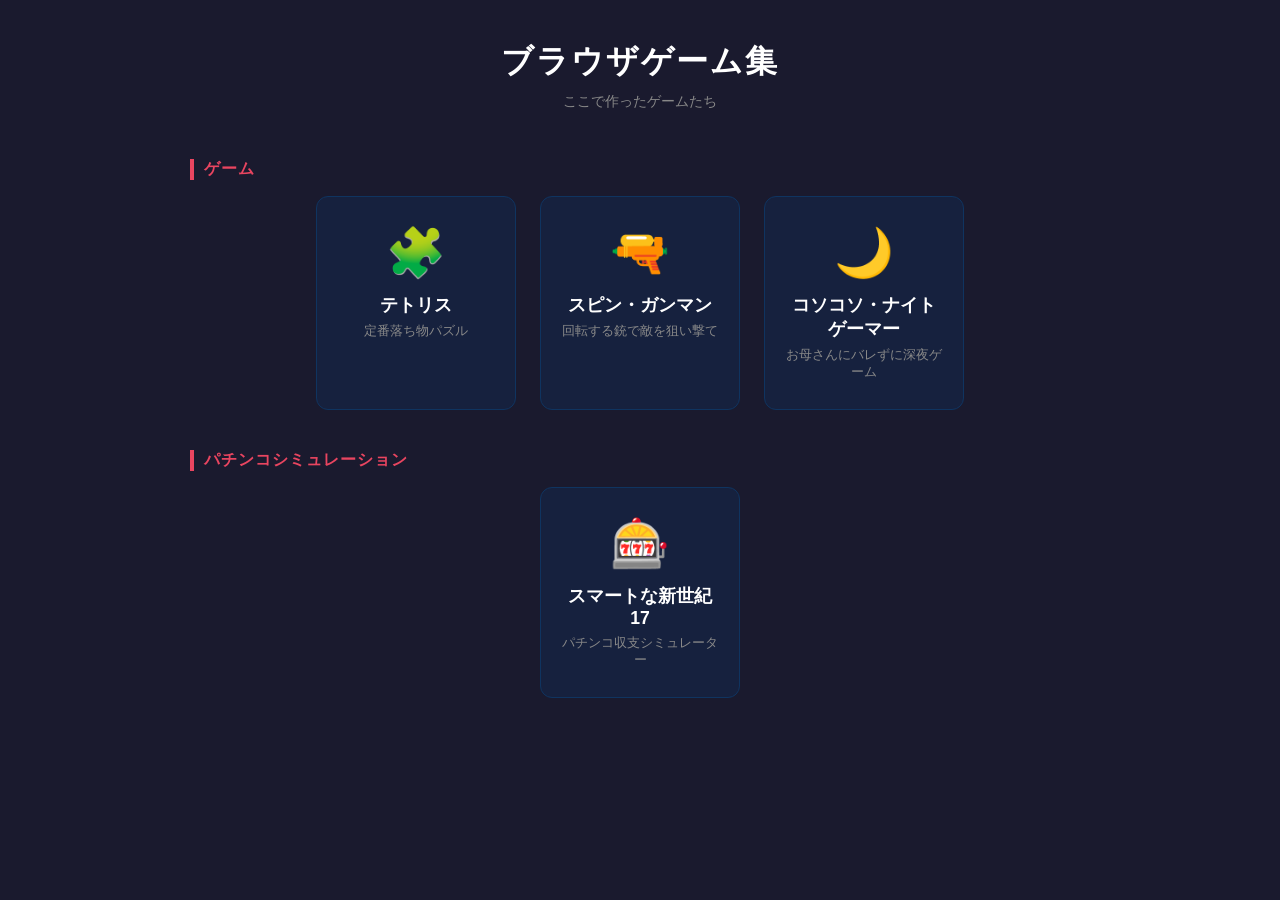
<file: index.html>
<!DOCTYPE html>
<html lang="ja">
<head>
<meta charset="UTF-8">
<meta name="viewport" content="width=device-width, initial-scale=1.0">
<title>ブラウザゲーム集</title>
<style>
  * { margin: 0; padding: 0; box-sizing: border-box; }
  body {
    background: #1a1a2e;
    font-family: 'Segoe UI', sans-serif;
    color: white;
    min-height: 100vh;
    padding: 40px 20px;
  }
  h1 {
    text-align: center;
    font-size: 2rem;
    margin-bottom: 8px;
    letter-spacing: 2px;
  }
  .subtitle {
    text-align: center;
    color: #888;
    margin-bottom: 48px;
    font-size: 0.9rem;
  }
  .games {
    display: flex;
    flex-wrap: wrap;
    gap: 24px;
    justify-content: center;
    max-width: 900px;
    margin: 0 auto;
  }
  .card {
    background: #16213e;
    border: 1px solid #0f3460;
    border-radius: 12px;
    width: 200px;
    padding: 28px 20px;
    text-align: center;
    text-decoration: none;
    color: white;
    transition: transform 0.15s, border-color 0.15s;
  }
  .card:hover {
    transform: translateY(-4px);
    border-color: #e94560;
  }
  .card .icon {
    font-size: 3rem;
    margin-bottom: 12px;
  }
  .card .name {
    font-size: 1.1rem;
    font-weight: bold;
    margin-bottom: 6px;
  }
  .card .desc {
    font-size: 0.8rem;
    color: #888;
  }
  .section {
    width: 100%;
    max-width: 900px;
    margin: 0 auto 40px;
  }
  .section-title {
    font-size: 1rem;
    font-weight: bold;
    color: #e94560;
    border-left: 4px solid #e94560;
    padding-left: 10px;
    margin-bottom: 16px;
    letter-spacing: 1px;
  }
</style>
</head>
<body>
<h1>ブラウザゲーム集</h1>
<p class="subtitle">ここで作ったゲームたち</p>

<div class="section">
  <div class="section-title">ゲーム</div>
  <div class="games">
    <a class="card" href="tetris.html">
      <div class="icon">🧩</div>
      <div class="name">テトリス</div>
      <div class="desc">定番落ち物パズル</div>
    </a>
    <a class="card" href="spin-gunman.html">
      <div class="icon">🔫</div>
      <div class="name">スピン・ガンマン</div>
      <div class="desc">回転する銃で敵を狙い撃て</div>
    </a>
    <a class="card" href="kosokoso-night-gamer.html">
      <div class="icon">🌙</div>
      <div class="name">コソコソ・ナイトゲーマー</div>
      <div class="desc">お母さんにバレずに深夜ゲーム</div>
    </a>
  </div>
</div>

<div class="section">
  <div class="section-title">パチンコシミュレーション</div>
  <div class="games">
    <a class="card" href="pachinko-simulator.html">
      <div class="icon">🎰</div>
      <div class="name">スマートな新世紀17</div>
      <div class="desc">パチンコ収支シミュレーター</div>
    </a>
  </div>
</div>

</body>
</html>
</file>
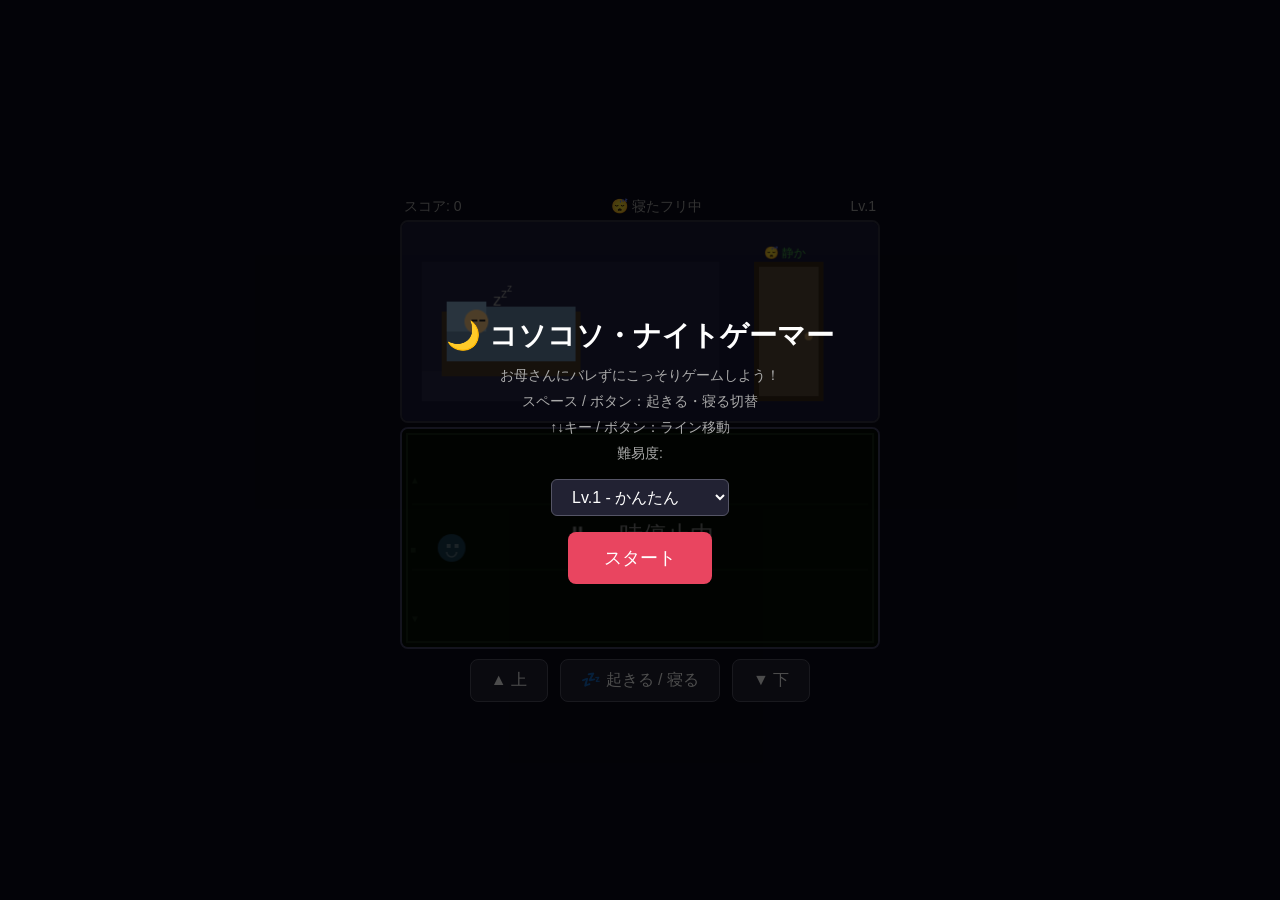
<file: kosokoso-night-gamer.html>
<!DOCTYPE html>
<html lang="ja">
<head>
<meta charset="UTF-8">
<meta name="viewport" content="width=device-width, initial-scale=1.0, user-scalable=no">
<title>コソコソ・ナイトゲーマー</title>
<style>
*{margin:0;padding:0;box-sizing:border-box}
html,body{height:100%;overflow:hidden;touch-action:none}
body{background:#0a0a1a;display:flex;flex-direction:column;align-items:center;justify-content:center;font-family:'Segoe UI',sans-serif;color:#fff;height:100dvh}
#wrapper{display:flex;flex-direction:column;align-items:center;gap:4px;max-width:480px;width:100%}
canvas{display:block;border-radius:8px;width:100%;max-width:480px}
#topCanvas{border:2px solid #334}
#botCanvas{border:2px solid #446}
#ui{display:flex;justify-content:space-between;width:100%;max-width:480px;padding:0 4px;font-size:14px;color:#aaa}
#controls{display:flex;gap:12px;margin-top:6px}
#controls button{background:#223;border:1px solid #556;color:#fff;padding:10px 20px;border-radius:8px;font-size:16px;cursor:pointer;touch-action:manipulation}
#controls button:active{background:#445}
#overlay{position:fixed;top:0;left:0;width:100%;height:100%;background:rgba(0,0,0,0.7);display:flex;flex-direction:column;align-items:center;justify-content:center;z-index:10}
#overlay h2{font-size:28px;margin-bottom:12px}
#overlay p{color:#aaa;margin-bottom:8px;font-size:14px}
#overlay button{background:#e94560;border:none;color:#fff;padding:14px 36px;border-radius:8px;font-size:18px;cursor:pointer;margin-top:16px}
#overlay select{background:#223;color:#fff;border:1px solid #556;padding:8px 16px;border-radius:6px;font-size:16px;margin-top:8px}
.hidden{display:none!important}
</style>
</head>
<body>
<div id="wrapper">
  <div id="ui">
    <span id="scoreDisp">スコア: 0</span>
    <span id="modeDisp">😴 寝たフリ中</span>
    <span id="lvDisp">Lv.1</span>
  </div>
  <canvas id="topCanvas" width="480" height="200"></canvas>
  <canvas id="botCanvas" width="480" height="220"></canvas>
  <div id="controls">
    <button id="btnUp">▲ 上</button>
    <button id="btnAction">💤 起きる / 寝る</button>
    <button id="btnDown">▼ 下</button>
  </div>
</div>

<div id="overlay">
  <h2>🌙 コソコソ・ナイトゲーマー</h2>
  <p>お母さんにバレずにこっそりゲームしよう！</p>
  <p>スペース / ボタン：起きる・寝る切替</p>
  <p>↑↓キー / ボタン：ライン移動</p>
  <p>難易度:</p>
  <select id="lvSelect">
    <option value="1">Lv.1 - かんたん</option>
    <option value="2">Lv.2 - ふつう</option>
    <option value="3">Lv.3 - むずかしい</option>
    <option value="4">Lv.4 - 激ムズ</option>
    <option value="5">Lv.5 - 鬼</option>
  </select>
  <button id="btnStart">スタート</button>
  <p id="finalScore" class="hidden" style="color:#e94560;font-size:20px;margin-top:12px"></p>
</div>

<script>
(function(){
const TC=document.getElementById('topCanvas'),BC=document.getElementById('botCanvas');
const tx=TC.getContext('2d'),bx=BC.getContext('2d');
const overlay=document.getElementById('overlay'),btnStart=document.getElementById('btnStart');
const scoreDisp=document.getElementById('scoreDisp'),modeDisp=document.getElementById('modeDisp');
const lvDisp=document.getElementById('lvDisp'),finalScore=document.getElementById('finalScore');
const lvSelect=document.getElementById('lvSelect');

// Game state
let running=false,score=0,level=1,playerLane=1,playerPlaying=false;
let momMode='A',momTimer=0,safeTimer=0,gameOverReason='';
let enemies=[],spawnTimer=0,animFrame=0,lastTime=0;
let freezeTimer=0; // for game over freeze effect

// Difficulty settings per level
function getDiff(){
  const d={
    1:{bDur:3000,bToA:0.15,cDur:2500,dDur:3000,safeTime:2500,transSpeed:1,enemySpeed:2,spawnRate:1400},
    2:{bDur:2500,bToA:0.2,cDur:2000,dDur:2500,safeTime:2000,transSpeed:1.2,enemySpeed:2.5,spawnRate:1200},
    3:{bDur:1800,bToA:0.35,cDur:1500,dDur:2000,safeTime:1500,transSpeed:1.5,enemySpeed:3,spawnRate:1000},
    4:{bDur:1200,bToA:0.45,cDur:1200,dDur:1800,safeTime:1200,transSpeed:1.8,enemySpeed:3.5,spawnRate:850},
    5:{bDur:800,bToA:0.5,cDur:900,dDur:1500,safeTime:800,transSpeed:2.2,enemySpeed:4,spawnRate:700}
  };
  return d[level];
}

// Mom state machine
function initMom(){momMode='A';momTimer=2000+Math.random()*2000;safeTimer=0;}
function updateMom(dt){
  const df=getDiff();
  if(safeTimer>0){safeTimer-=dt;return;}
  momTimer-=dt*df.transSpeed;
  if(momTimer<=0){
    switch(momMode){
      case'A':momMode='B';momTimer=df.bDur+Math.random()*1000;break;
      case'B':
        if(Math.random()<df.bToA){momMode='A';momTimer=1500+Math.random()*2000;}
        else{momMode='C';momTimer=df.cDur+Math.random()*500;}
        break;
      case'C':
        momMode='D';momTimer=df.dDur;
        if(playerPlaying){gameOver('お母さんに見つかった！');}
        break;
      case'D':momMode='A';momTimer=2500+Math.random()*2000;safeTimer=df.safeTime;break;
    }
  }
  // Continuous check during mode D
  if(momMode==='D'&&playerPlaying){gameOver('お母さんに見つかった！');}
}

// Score
function getMultiplier(){
  if(momMode==='C')return 3.0;
  if(momMode==='B')return 1.5;
  return 1.0;
}
function updateScore(dt){
  if(playerPlaying){score+=dt/1000*10*getMultiplier();}
  scoreDisp.textContent='スコア: '+Math.floor(score);
}

// Enemies
function spawnEnemy(){
  // Always ensure at least one lane is safe
  const lanes=[0,1,2];
  const safeLane=lanes[Math.floor(Math.random()*3)];
  for(let i=0;i<3;i++){
    if(i!==safeLane&&Math.random()<0.5){
      enemies.push({x:500,lane:i,w:30,h:28});
    }
  }
  // Ensure at least one enemy
  if(enemies.filter(e=>e.x>450).length===0){
    let l=safeLane===0?1:0;
    enemies.push({x:500,lane:l,w:30,h:28});
  }
}
function updateEnemies(dt){
  if(!playerPlaying)return;
  const df=getDiff();
  spawnTimer-=dt;
  if(spawnTimer<=0){spawnEnemy();spawnTimer=df.spawnRate+Math.random()*400;}
  for(let e of enemies){e.x-=df.enemySpeed*dt/16;}
  // Collision
  const py=getLaneY(playerLane);
  for(let e of enemies){
    const ey=getLaneYBot(e.lane);
    if(e.x<70&&e.x+e.w>40&&Math.abs(py-ey)<20){
      gameOver('ミニゲームでミス！');return;
    }
  }
  enemies=enemies.filter(e=>e.x>-40);
}
function getLaneY(l){return 50+l*70;}
function getLaneYBot(l){return 50+l*70;}

// Drawing - Top panel
function drawTop(){
  tx.fillStyle='#1a1a3a';tx.fillRect(0,0,480,200);
  // Room
  tx.fillStyle='#222244';tx.fillRect(20,40,300,140); // room bg
  // Floor
  tx.fillStyle='#2a2a4a';tx.fillRect(20,150,300,30);
  // Bed
  tx.fillStyle='#4a3a2a';tx.fillRect(40,90,140,65); // bed frame
  tx.fillStyle='#6a8aaa';tx.fillRect(45,85,130,55); // blanket
  tx.fillStyle='#8ab0d0';tx.fillRect(45,80,40,30); // pillow

  // Child
  if(playerPlaying){
    // Sitting up
    tx.fillStyle='#ffcc88';tx.beginPath();tx.arc(110,72,14,0,Math.PI*2);tx.fill(); // head
    tx.fillStyle='#445';tx.fillRect(100,86,20,20); // body sitting
    // Eyes open
    tx.fillStyle='#222';
    tx.fillRect(105,69,4,4);tx.fillRect(115,69,4,4);
    // Game device glow
    tx.fillStyle='rgba(100,200,255,0.3)';tx.fillRect(90,95,40,15);
    tx.fillStyle='#4af';tx.fillRect(95,97,30,10);
    // Zzz gone
    modeDisp.textContent='🎮 プレイ中 (x'+getMultiplier()+')';
    modeDisp.style.color='#4af';
  } else {
    // Lying down
    tx.fillStyle='#ffcc88';tx.beginPath();tx.arc(75,100,12,0,Math.PI*2);tx.fill(); // head
    // Eyes closed
    tx.strokeStyle='#222';tx.lineWidth=2;
    tx.beginPath();tx.moveTo(70,99);tx.lineTo(76,99);tx.stroke();
    tx.beginPath();tx.moveTo(78,99);tx.lineTo(84,99);tx.stroke();
    // Blanket covers body
    tx.fillStyle='#6a8aaa';tx.fillRect(88,90,85,45);
    // Zzz
    const zOff=Math.sin(animFrame/30)*5;
    tx.fillStyle='#aaa';tx.font='16px sans-serif';
    tx.fillText('z',92,80+zOff);tx.font='12px sans-serif';tx.fillText('z',100,72+zOff);
    tx.font='10px sans-serif';tx.fillText('z',106,66+zOff);
    modeDisp.textContent='😴 寝たフリ中';
    modeDisp.style.color='#aaa';
  }

  // Door area
  const doorX=360,doorY=45,doorW=60,doorH=130;
  tx.fillStyle='#3a2a1a';tx.fillRect(doorX-5,doorY-5,doorW+10,doorH+10); // door frame

  switch(momMode){
    case'A':
      tx.fillStyle='#5a4a3a';tx.fillRect(doorX,doorY,doorW,doorH); // closed door
      tx.fillStyle='#aa8855';tx.beginPath();tx.arc(doorX+50,doorY+70,4,0,Math.PI*2);tx.fill(); // knob
      // "静か" label
      tx.fillStyle='#4a4';tx.font='12px sans-serif';tx.fillText('😴 静か',doorX+5,doorY-10);
      break;
    case'B':
      // Rattling door
      const shake=Math.sin(animFrame/2)*3;
      tx.fillStyle='#5a4a3a';tx.fillRect(doorX+shake,doorY,doorW,doorH);
      tx.fillStyle='#aa8855';tx.beginPath();tx.arc(doorX+50+shake,doorY+70,4,0,Math.PI*2);tx.fill();
      tx.fillStyle='#da4';tx.font='12px sans-serif';tx.fillText('⚠ ガタガタ…',doorX-15,doorY-10);
      break;
    case'C':
      // Door slightly open, mom's eye
      tx.fillStyle='#5a4a3a';tx.fillRect(doorX+15,doorY,doorW-10,doorH); // shifted door
      tx.fillStyle='#111';tx.fillRect(doorX,doorY,14,doorH); // gap
      // Mom's eye
      tx.fillStyle='#fff';tx.beginPath();tx.ellipse(doorX+7,doorY+55,5,8,0,0,Math.PI*2);tx.fill();
      tx.fillStyle='#d22';tx.beginPath();tx.arc(doorX+7,doorY+55,3,0,Math.PI*2);tx.fill();
      tx.fillStyle='#111';tx.beginPath();tx.arc(doorX+7,doorY+55,1.5,0,Math.PI*2);tx.fill();
      tx.fillStyle='#f44';tx.font='bold 12px sans-serif';tx.fillText('👁 覗いてる！',doorX-20,doorY-10);
      break;
    case'D':
      // Door fully open, mom visible
      tx.fillStyle='#5a4a3a';tx.fillRect(doorX+doorW-10,doorY,12,doorH); // door pushed back
      tx.fillStyle='#1a1a3a';tx.fillRect(doorX,doorY,doorW-10,doorH); // open space
      // Mom silhouette (pop style)
      tx.fillStyle='#cc88aa';tx.beginPath();tx.arc(doorX+25,doorY+35,18,0,Math.PI*2);tx.fill(); // head
      tx.fillStyle='#aa6688';tx.fillRect(doorX+12,doorY+53,26,50); // body
      // Face
      tx.fillStyle='#fff';
      tx.beginPath();tx.arc(doorX+20,doorY+33,4,0,Math.PI*2);tx.fill();
      tx.beginPath();tx.arc(doorX+32,doorY+33,4,0,Math.PI*2);tx.fill();
      tx.fillStyle='#222';
      tx.beginPath();tx.arc(doorX+20,doorY+33,2,0,Math.PI*2);tx.fill();
      tx.beginPath();tx.arc(doorX+32,doorY+33,2,0,Math.PI*2);tx.fill();
      // Mouth
      tx.strokeStyle='#622';tx.lineWidth=2;
      tx.beginPath();tx.arc(doorX+26,doorY+43,6,0,Math.PI);tx.stroke();
      tx.fillStyle='#f66';tx.font='bold 12px sans-serif';tx.fillText('😡 確認中！',doorX-15,doorY-10);
      break;
  }

  // Safe timer indicator
  if(safeTimer>0){
    tx.fillStyle='#4a4';tx.font='12px sans-serif';
    tx.fillText('✨ 安全タイム！',200,20);
  }

  // Multiplier display
  const m=getMultiplier();
  if(m>1){
    tx.fillStyle=m>=3?'#f44':'#da4';tx.font='bold 16px sans-serif';
    tx.fillText('x'+m+' ボーナス！',20,25);
  }
}

// Drawing - Bottom panel (mini-game)
function drawBot(){
  bx.fillStyle='#0a1a0a';bx.fillRect(0,0,480,220);
  // Game screen border
  bx.strokeStyle='#2a4a2a';bx.lineWidth=2;bx.strokeRect(5,5,470,210);
  // Lane lines
  bx.strokeStyle='#1a3a1a';bx.lineWidth=1;
  for(let i=1;i<3;i++){
    bx.beginPath();bx.moveTo(10,10+i*66);bx.lineTo(470,10+i*66);bx.stroke();
  }
  // Lane labels
  bx.fillStyle='#2a4a2a';bx.font='10px sans-serif';
  bx.fillText('▲',8,55);bx.fillText('■',8,125);bx.fillText('▼',8,195);

  if(!playerPlaying){
    // Paused overlay
    bx.fillStyle='rgba(0,0,0,0.5)';bx.fillRect(0,0,480,220);
    bx.fillStyle='#888';bx.font='24px sans-serif';bx.textAlign='center';
    bx.fillText('⏸ 一時停止中',240,115);
    bx.textAlign='left';
    // Still draw player dimmed
    drawPlayer(0.3);
    return;
  }

  // Scrolling background stars
  bx.fillStyle='#1a2a1a';
  for(let i=0;i<15;i++){
    const sx=(i*97+animFrame*0.5)%480;
    const sy=(i*61)%200+10;
    bx.fillRect(sx,sy,2,2);
  }

  // Draw enemies
  for(let e of enemies){
    const ey=getLaneYBot(e.lane);
    // Enemy body (spike/obstacle)
    bx.fillStyle='#e44';
    bx.beginPath();
    bx.moveTo(e.x,ey-14);bx.lineTo(e.x+30,ey);bx.lineTo(e.x,ey+14);bx.lineTo(e.x+10,ey);
    bx.closePath();bx.fill();
    bx.fillStyle='#f66';
    bx.beginPath();bx.arc(e.x+15,ey,6,0,Math.PI*2);bx.fill();
    // Eyes
    bx.fillStyle='#fff';bx.fillRect(e.x+12,ey-3,3,3);bx.fillRect(e.x+18,ey-3,3,3);
  }

  drawPlayer(1.0);
}

function drawPlayer(alpha){
  const py=getLaneY(playerLane);
  bx.globalAlpha=alpha;
  // Player character
  bx.fillStyle='#4af';
  bx.beginPath();bx.arc(50,py,14,0,Math.PI*2);bx.fill();
  // Face
  bx.fillStyle='#fff';bx.fillRect(45,py-4,4,4);bx.fillRect(53,py-4,4,4);
  bx.fillStyle='#4af';
  bx.strokeStyle='#fff';bx.lineWidth=1.5;
  bx.beginPath();bx.arc(50,py+4,5,0,Math.PI);bx.stroke();
  bx.globalAlpha=1.0;
}

// Game over
function gameOver(reason){
  if(!running)return;
  gameOverReason=reason;
  running=false;
  freezeTimer=1500;
}

function showGameOver(){
  finalScore.textContent=gameOverReason+' スコア: '+Math.floor(score);
  finalScore.classList.remove('hidden');
  btnStart.textContent='リトライ';
  overlay.classList.remove('hidden');
}

// Input
function togglePlay(){
  if(!running)return;
  playerPlaying=!playerPlaying;
}
function moveUp(){if(!running||!playerPlaying)return;if(playerLane>0)playerLane--;}
function moveDown(){if(!running||!playerPlaying)return;if(playerLane<2)playerLane++;}

document.addEventListener('keydown',function(e){
  if(e.code==='Space'){e.preventDefault();togglePlay();}
  if(e.code==='ArrowUp'){e.preventDefault();moveUp();}
  if(e.code==='ArrowDown'){e.preventDefault();moveDown();}
});
document.getElementById('btnAction').addEventListener('click',togglePlay);
document.getElementById('btnUp').addEventListener('click',moveUp);
document.getElementById('btnDown').addEventListener('click',moveDown);

// Touch swipe
let touchY=0;
BC.addEventListener('touchstart',function(e){touchY=e.touches[0].clientY;});
BC.addEventListener('touchend',function(e){
  const dy=e.changedTouches[0].clientY-touchY;
  if(Math.abs(dy)>20){if(dy<0)moveUp();else moveDown();}
});

// Game loop
function gameLoop(ts){
  if(!lastTime)lastTime=ts;
  let dt=ts-lastTime;lastTime=ts;
  if(dt>100)dt=100;
  animFrame++;

  if(running){
    updateMom(dt);
    updateEnemies(dt);
    updateScore(dt);
  }

  drawTop();
  drawBot();

  if(!running&&freezeTimer>0){
    freezeTimer-=dt;
    // Flash effect
    if(Math.floor(animFrame/5)%2===0){
      tx.fillStyle='rgba(255,0,0,0.2)';tx.fillRect(0,0,480,200);
      bx.fillStyle='rgba(255,0,0,0.2)';bx.fillRect(0,0,480,220);
    }
    if(freezeTimer<=0)showGameOver();
  }

  requestAnimationFrame(gameLoop);
}

// Start
btnStart.addEventListener('click',function(){
  level=parseInt(lvSelect.value);
  lvDisp.textContent='Lv.'+level;
  score=0;playerLane=1;playerPlaying=false;
  enemies=[];spawnTimer=500;freezeTimer=0;
  gameOverReason='';
  finalScore.classList.add('hidden');
  initMom();
  running=true;
  overlay.classList.add('hidden');
});

requestAnimationFrame(gameLoop);
})();
</script>
</body>
</html>
</file>
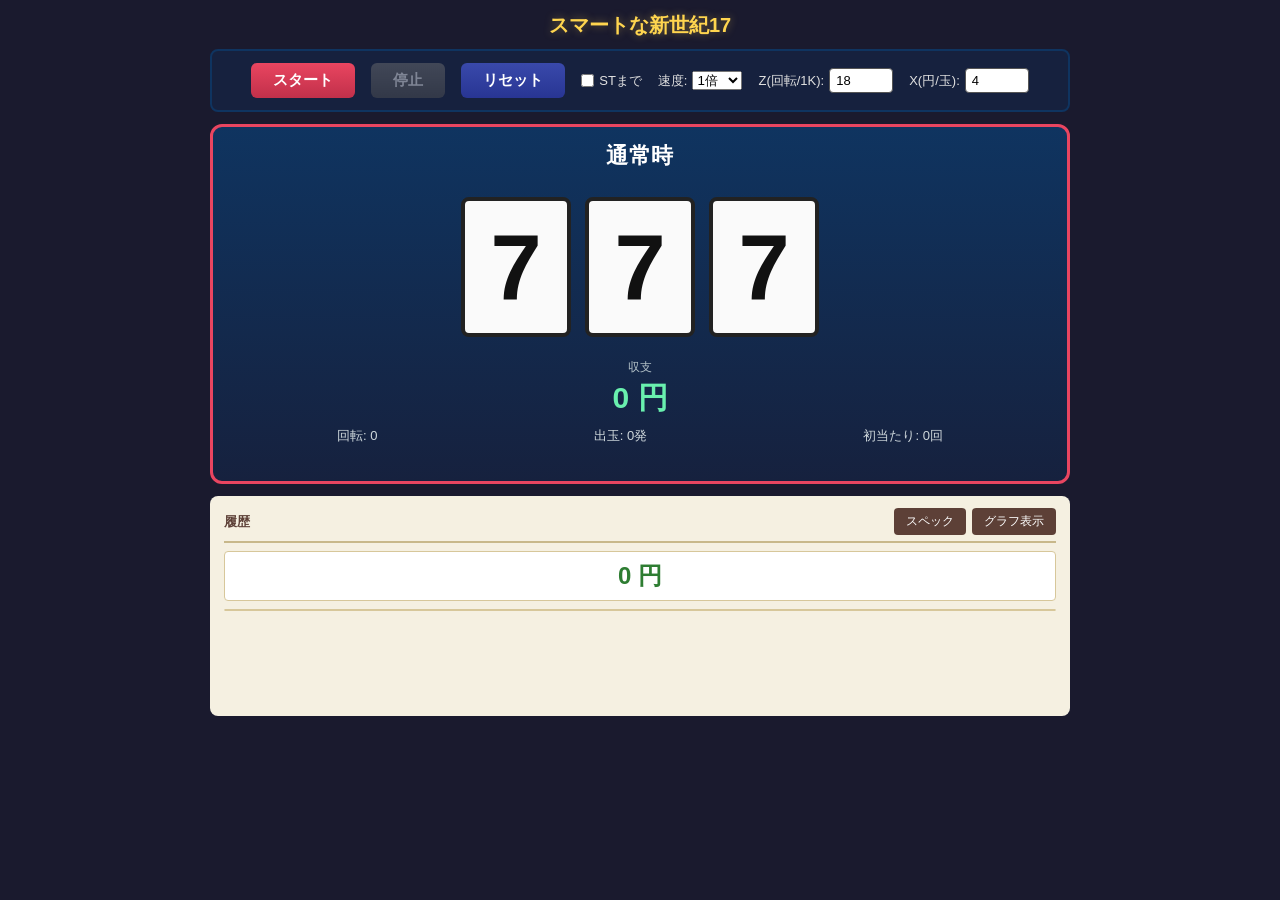
<file: pachinko-simulator.html>
<!DOCTYPE html>
<html lang="ja">
<head>
<meta charset="UTF-8">
<meta name="viewport" content="width=device-width,initial-scale=1">
<title>スマートな新世紀17 - パチンコシミュレーター</title>
<style>
  * { box-sizing: border-box; margin: 0; padding: 0; }
  html, body {
    font-family: "Hiragino Sans","Meiryo","Yu Gothic",sans-serif;
    background: #1a1a2e;
    color: #fff;
    min-height: 100vh;
  }
  body {
    display: flex;
    flex-direction: column;
    align-items: center;
    padding: 12px;
  }
  h1 {
    font-size: 20px;
    margin-bottom: 10px;
    color: #ffd54f;
    text-shadow: 0 0 8px rgba(255,213,79,0.4);
  }

  /* ===== 上部：制御パネル ===== */
  .control-panel {
    width: 100%;
    max-width: 860px;
    background: #16213e;
    border: 2px solid #0f3460;
    border-radius: 8px;
    padding: 12px;
    display: flex;
    flex-wrap: wrap;
    gap: 10px 16px;
    align-items: center;
    justify-content: center;
  }
  .control-panel button {
    padding: 8px 22px;
    font-size: 15px;
    font-weight: bold;
    color: #fff;
    border: none;
    border-radius: 6px;
    cursor: pointer;
    transition: transform 0.08s, opacity 0.15s;
  }
  #startBtn { background: linear-gradient(180deg,#e94560,#c1304a); }
  #stopBtn  { background: linear-gradient(180deg,#777,#555); }
  #resetBtn { background: linear-gradient(180deg,#3949ab,#283593); }
  .control-panel button:hover:not(:disabled) { transform: translateY(-1px); }
  .control-panel button:disabled { opacity: 0.45; cursor: not-allowed; }
  .control-panel label {
    display: flex;
    align-items: center;
    gap: 5px;
    font-size: 13px;
    color: #e0e0e0;
  }
  .control-panel input[type="number"] {
    width: 64px;
    padding: 4px 6px;
    border-radius: 4px;
    border: 1px solid #555;
    background: #fff;
    color: #000;
    font-size: 13px;
  }

  /* ===== 中央：メイン演出 ===== */
  .main-display {
    width: 100%;
    max-width: 860px;
    background: linear-gradient(180deg,#0f3460,#16213e);
    border: 3px solid #e94560;
    border-radius: 12px;
    margin-top: 12px;
    padding: 14px 16px 18px;
    position: relative;
    min-height: 360px;
    overflow: hidden;
    transition: background 0.8s;
  }
  .main-display.bousou-bg {
    background: radial-gradient(circle,#a30000 0%,#3a0000 80%);
  }
  .status-line {
    text-align: center;
    font-size: 22px;
    font-weight: bold;
    color: #fff;
    margin-bottom: 8px;
    min-height: 30px;
    letter-spacing: 0.04em;
  }
  .status-line.warn { color: #ff3838; text-shadow: 0 0 6px rgba(255,0,0,0.5); }

  .reels {
    display: flex;
    justify-content: center;
    gap: 14px;
    padding: 18px 0 10px;
    perspective: 800px;
  }
  .reel {
    width: 110px;
    height: 140px;
    background: #fafafa;
    border: 4px solid #222;
    border-radius: 8px;
    display: flex;
    align-items: center;
    justify-content: center;
    font-size: 92px;
    font-weight: 900;
    color: #111;
    position: relative;
    overflow: hidden;
    transform-style: preserve-3d;
    user-select: none;
    font-family: "Arial Black","Impact",sans-serif;
  }
  .reel.color-blue    { color: #1565c0; }
  .reel.color-green   { color: #2e7d32; }
  .reel.color-red     { color: #c62828; }
  .reel.color-rainbow {
    background: linear-gradient(90deg,#ff1744,#ff9100,#ffea00,#00e676,#00b0ff,#3d5afe,#d500f9);
    -webkit-background-clip: text;
    background-clip: text;
    -webkit-text-fill-color: transparent;
    color: transparent;
    animation: rainbowShift 1.4s linear infinite;
    background-size: 200% 100%;
  }
  @keyframes rainbowShift {
    from { background-position: 0% 0; }
    to   { background-position: 200% 0; }
  }
  .reel.spin-flip { animation: flipY 0.5s ease-in-out; }
  @keyframes flipY {
    0%   { transform: rotateY(0deg); }
    100% { transform: rotateY(360deg); }
  }

  /* ===== 収支・統計 ===== */
  .balance-display {
    text-align: center;
    margin-top: 12px;
  }
  .balance-display .label {
    font-size: 12px;
    color: #b0bec5;
  }
  .balance-display .value {
    font-size: 30px;
    font-weight: bold;
    margin-top: 2px;
  }
  .balance-display .value.plus  { color: #69f0ae; }
  .balance-display .value.minus { color: #ff5252; }

  .stats-row {
    display: flex;
    justify-content: space-around;
    margin-top: 8px;
    font-size: 13px;
    color: #cfd8dc;
  }

  /* ===== 告知オーバーレイ ===== */
  .announce-overlay {
    position: absolute;
    inset: 0;
    background: rgba(0,0,0,0.72);
    display: none;
    align-items: center;
    justify-content: center;
    z-index: 10;
    pointer-events: none;
  }
  .announce-overlay.show { display: flex; }
  .announce-overlay .text {
    font-size: 46px;
    font-weight: 900;
    text-align: center;
    background: linear-gradient(90deg,#ff1744,#ff9100,#ffea00,#00e676,#00b0ff,#3d5afe,#d500f9);
    -webkit-background-clip: text;
    background-clip: text;
    -webkit-text-fill-color: transparent;
    color: transparent;
    text-shadow: 0 0 24px rgba(255,255,255,0.35);
    animation: pulse 0.55s ease-in-out infinite alternate;
    padding: 0 12px;
  }
  @keyframes pulse {
    from { transform: scale(1); }
    to   { transform: scale(1.12); }
  }

  /* ===== 履歴・ログ ===== */
  .history-area {
    width: 100%;
    max-width: 860px;
    background: #f5f0e1;
    color: #3e2723;
    border-radius: 8px;
    margin-top: 12px;
    padding: 12px 14px;
    min-height: 220px;
  }
  .history-header {
    display: flex;
    justify-content: space-between;
    align-items: center;
    margin-bottom: 8px;
    border-bottom: 2px solid #c8b88a;
    padding-bottom: 6px;
  }
  .history-header .summary {
    font-size: 13px;
    color: #5d4037;
    font-weight: bold;
  }
  .toggle-btn {
    padding: 5px 12px;
    background: #5d4037;
    color: #fff;
    border: none;
    border-radius: 4px;
    cursor: pointer;
    font-size: 12px;
  }
  .total-balance {
    font-size: 24px;
    font-weight: bold;
    text-align: center;
    padding: 8px;
    background: #fff;
    border-radius: 4px;
    margin-bottom: 8px;
    border: 1px solid #d7c79a;
  }
  .total-balance.minus { color: #c62828; }
  .total-balance.plus  { color: #2e7d32; }

  .history-list {
    max-height: 240px;
    overflow-y: auto;
    font-size: 13px;
    border: 1px solid #d7c79a;
    border-radius: 4px;
    background: #fff;
  }
  .history-list .row {
    padding: 6px 10px;
    border-bottom: 1px solid #ecdfb8;
    display: flex;
    justify-content: space-between;
    color: #3e2723;
  }
  .history-list .row:last-child { border-bottom: none; }
  .history-list .row:nth-child(odd) { background: #faf6e8; }
  .history-list .row .right { color: #6d4c41; font-size: 12px; }

  #graphCanvas {
    width: 100%;
    height: 240px;
    background: #fff;
    border: 1px solid #d7c79a;
    border-radius: 4px;
    display: none;
  }
  .graph-mode #graphCanvas { display: block; }
  .graph-mode .history-list { display: none; }
  .graph-mode .total-balance { display: none; }

  .spec-panel {
    display: none;
    font-size: 13px;
    color: #3e2723;
  }
  .spec-mode .spec-panel { display: block; }
  .spec-mode .history-list { display: none; }
  .spec-mode #graphCanvas  { display: none; }
  .spec-mode .total-balance { display: none; }

  .spec-panel h3 {
    font-size: 13px;
    color: #5d4037;
    margin: 10px 0 4px;
    border-bottom: 1px solid #c8b88a;
    padding-bottom: 3px;
  }
  .spec-panel table {
    width: 100%;
    border-collapse: collapse;
    margin-bottom: 6px;
  }
  .spec-panel th, .spec-panel td {
    padding: 4px 8px;
    border: 1px solid #d7c79a;
    text-align: left;
    background: #fff;
  }
  .spec-panel th {
    background: #ede0c8;
    font-weight: bold;
  }

  @media (max-width: 600px) {
    .reel { width: 80px; height: 110px; font-size: 70px; }
    .announce-overlay .text { font-size: 30px; }
    .balance-display .value { font-size: 24px; }
  }
</style>
</head>
<body>

<h1>スマートな新世紀17</h1>

<div class="control-panel">
  <button id="startBtn">スタート</button>
  <button id="stopBtn" disabled>停止</button>
  <button id="resetBtn">リセット</button>
  <label><input type="checkbox" id="rushCheck"> STまで</label>
  <label>速度: <select id="speedSelect"><option value="1">1倍</option><option value="2">2倍</option><option value="5">5倍</option><option value="10">10倍</option></select></label>
  <label>Z(回転/1K): <input type="number" id="zInput" value="18" min="1" max="100" step="0.1"></label>
  <label>X(円/玉): <input type="number" id="xInput" value="4" min="0.1" max="100" step="0.1"></label>
</div>

<div class="main-display" id="mainDisplay">
  <div class="status-line" id="statusLine">通常時</div>
  <div class="reels">
    <div class="reel" id="reel1">7</div>
    <div class="reel" id="reel2">7</div>
    <div class="reel" id="reel3">7</div>
  </div>
  <div class="balance-display">
    <div class="label">収支</div>
    <div class="value" id="balanceValue">0 円</div>
  </div>
  <div class="stats-row">
    <span id="spinsStat">回転: 0</span>
    <span id="payoutStat">出玉: 0発</span>
    <span id="hitsStat">初当たり: 0回</span>
  </div>
  <div class="announce-overlay" id="announceOverlay">
    <div class="text" id="announceText"></div>
  </div>
</div>

<div class="history-area" id="historyArea">
  <div class="history-header">
    <span class="summary" id="summaryLine">履歴</span>
    <div style="display:flex;gap:6px;">
      <button class="toggle-btn" id="specBtn">スペック</button>
      <button class="toggle-btn" id="toggleBtn">グラフ表示</button>
    </div>
  </div>
  <div class="total-balance" id="totalBalance">0 円</div>
  <div class="history-list" id="historyList"></div>
  <canvas id="graphCanvas"></canvas>
  <div class="spec-panel" id="specPanel">
    <h3>■ 基本スペック</h3>
    <table>
      <tr><th>項目</th><th>数値</th></tr>
      <tr><td>大当たり確率（通常/時短）</td><td>1/399.9</td></tr>
      <tr><td>大当たり確率（RUSH中）</td><td>1/99.6</td></tr>
      <tr><td>RUSH突入率（初当たり時）</td><td>約50%</td></tr>
      <tr><td>時短回数</td><td>100回</td></tr>
      <tr><td>RUSH（ST）回数</td><td>163回</td></tr>
      <tr><td>RUSH継続率（理論値）</td><td>約80.6%</td></tr>
    </table>
    <h3>■ 大当たり内訳（通常時）</h3>
    <table>
      <tr><th>種別</th><th>割合</th><th>出玉</th><th>当たり後</th></tr>
      <tr><td>10R 全回転</td><td>0.5%</td><td>2,400発</td><td>RUSH 163回</td></tr>
      <tr><td>3R（ST直行）</td><td>49.5%</td><td>300発</td><td>RUSH 163回</td></tr>
      <tr><td>3R（時短）</td><td>49.5%</td><td>300発</td><td>時短 100回</td></tr>
    </table>
    <h3>■ 大当たり内訳（時短中）</h3>
    <table>
      <tr><th>種別</th><th>割合</th><th>出玉</th><th>当たり後</th></tr>
      <tr><td>10R</td><td>100%</td><td>2,400発</td><td>RUSH 163回</td></tr>
    </table>
    <h3>■ 大当たり内訳（RUSH中）</h3>
    <table>
      <tr><th>種別</th><th>割合</th><th>出玉</th><th>当たり後</th></tr>
      <tr><td>10R*2 特殊</td><td>0.5%</td><td>4,800発</td><td>RUSH 163回</td></tr>
      <tr><td>10R 通常</td><td>99.5%</td><td>2,400発</td><td>RUSH 163回</td></tr>
    </table>
  </div>
</div>

<script>
(function(){
  'use strict';

  // ===== 定数 =====
  const PROB_NORMAL  = 1 / 399.9;   // 通常 / 時短中
  const PROB_ST      = 1 / 99.6;    // ST中
  const ST_COUNT     = 163;
  const JIDAN_COUNT  = 100;
  const STATE = { NORMAL:'NORMAL', JIDAN:'JIDAN', ST:'ST' };
  const MAX_SPINS_PER_RUN = 300000; // セーフティ上限

  // ===== ゲーム状態 =====
  let mode = STATE.NORMAL;
  let remaining = 0;
  let totalSpins = 0;
  let totalPayout = 0;
  let firstHitCount = 0;

  // 初当たり連チャン中の集計
  let inFirstHitChain = false;
  let currentStreak = 0;
  let currentStreakPayout = 0;
  let currentBreakdown = [];
  let currentSpinsBeforeFirstHit = 0;
  let spinsAccumulator = 0; // 直近の初当たりまでの回転数

  let history = [];        // {firstSpins, ren, payout, breakdown}
  let balanceCurve = [];   // {spins, balance}

  let chargedSpins = 0;   // ST以外でのみ玉を消費
  let pendingAutoStop = null; // 'jidan' | 'st' | null

  let isRunning = false;
  let stopRequested = false;

  // ===== DOM =====
  const $ = id => document.getElementById(id);
  const startBtn      = $('startBtn');
  const stopBtn       = $('stopBtn');
  const resetBtn      = $('resetBtn');
  const rushCheck     = $('rushCheck');
  const speedSelect   = $('speedSelect');
  const zInput        = $('zInput');
  const xInput        = $('xInput');
  const reel1         = $('reel1');
  const reel2         = $('reel2');
  const reel3         = $('reel3');
  const reels         = [reel1, reel2, reel3];
  const statusLine    = $('statusLine');
  const balanceValue  = $('balanceValue');
  const spinsStat     = $('spinsStat');
  const payoutStat    = $('payoutStat');
  const hitsStat      = $('hitsStat');
  const announceOverlay = $('announceOverlay');
  const announceText  = $('announceText');
  const mainDisplay   = $('mainDisplay');
  const totalBalance  = $('totalBalance');
  const historyList   = $('historyList');
  const historyArea   = $('historyArea');
  const summaryLine   = $('summaryLine');
  const toggleBtn     = $('toggleBtn');
  const specBtn       = $('specBtn');
  const graphCanvas   = $('graphCanvas');

  let viewMode = 'log'; // 'log' | 'graph' | 'spec'

  // ===== ヘルパ =====
  function sleep(ms){ return new Promise(r => setTimeout(r, ms)); }
  function ssleep(ms){ return sleep(Math.max(1, Math.round(ms / (Number(speedSelect.value) || 1)))); }
  function rand(n){ return Math.floor(Math.random() * n); }
  function wrap9(n){ return ((n - 1 + 9) % 9) + 1; }

  function calcBalance(){
    const z = Number(zInput.value);
    const x = Number(xInput.value);
    const safeZ = (isFinite(z) && z > 0) ? z : 18;
    const safeX = (isFinite(x) && x > 0) ? x : 4;
    return Math.floor(totalPayout * safeX - (1000 / safeZ) * chargedSpins);
  }

  function setReelColor(cls){
    reels.forEach(r => {
      r.classList.remove('color-blue','color-green','color-red','color-rainbow');
      if (cls) r.classList.add(cls);
    });
  }

  function setReels(a, b, c){
    reel1.textContent = String(a);
    reel2.textContent = String(b);
    reel3.textContent = String(c);
  }

  function pickEvenFigure(){
    const pool = [2,4,6,8];
    return pool[rand(pool.length)];
  }
  function pickOddFigure(){
    const pool = [1,3,5,7,9];
    return pool[rand(pool.length)];
  }

  function updateUI(){
    if (mode === STATE.NORMAL){
      statusLine.textContent = '通常時';
      statusLine.classList.remove('warn');
    } else if (mode === STATE.JIDAN){
      statusLine.textContent = '時短 残り ' + remaining + ' 回';
      statusLine.classList.toggle('warn', remaining <= 10);
    } else {
      statusLine.textContent = 'RUSH 残り ' + remaining + ' 回';
      statusLine.classList.toggle('warn', remaining <= 10);
    }

    const bal = calcBalance();
    balanceValue.textContent = bal.toLocaleString() + ' 円';
    balanceValue.className = 'value ' + (bal >= 0 ? 'plus' : 'minus');

    spinsStat.textContent  = '回転: ' + totalSpins.toLocaleString();
    payoutStat.textContent = '出玉: ' + totalPayout.toLocaleString() + '発';
    hitsStat.textContent   = '初当たり: ' + firstHitCount + '回';

    totalBalance.textContent = bal.toLocaleString() + ' 円';
    totalBalance.className = 'total-balance ' + (bal >= 0 ? 'plus' : 'minus');
  }

  function updateHistoryUI(){
    historyList.innerHTML = '';
    // 新しい順に表示
    for (let i = history.length - 1; i >= 0; i--){
      const h = history[i];
      const row = document.createElement('div');
      row.className = 'row';
      const left = document.createElement('span');
      left.textContent = h.firstSpins.toLocaleString() + '回転 / ' + h.ren + '連 ' + h.payout.toLocaleString() + '発';
      const right = document.createElement('span');
      right.className = 'right';
      right.textContent = '(' + h.breakdown.join(', ') + ')';
      row.appendChild(left);
      row.appendChild(right);
      historyList.appendChild(row);
    }
    // サマリー
    if (history.length > 0){
      const last = history[history.length - 1];
      summaryLine.textContent = '直近: 初当たり ' + last.firstSpins.toLocaleString() + '回転 / ' + last.ren + '連 ' + last.payout.toLocaleString() + '発';
    } else {
      summaryLine.textContent = '履歴';
    }
    if (viewMode === 'graph') drawGraph();
  }

  function drawGraph(){
    const ctx = graphCanvas.getContext('2d');
    const w = graphCanvas.width  = graphCanvas.offsetWidth || 760;
    const h = graphCanvas.height = 240;
    ctx.clearRect(0, 0, w, h);

    // 軸枠
    ctx.strokeStyle = '#888';
    ctx.lineWidth = 1;
    ctx.beginPath();
    ctx.moveTo(48, 8);
    ctx.lineTo(48, h - 22);
    ctx.lineTo(w - 8, h - 22);
    ctx.stroke();

    if (balanceCurve.length < 2){
      ctx.fillStyle = '#999';
      ctx.font = '12px sans-serif';
      ctx.fillText('データがありません', w/2 - 50, h/2);
      return;
    }

    let minB = 0, maxB = 0;
    for (const p of balanceCurve){
      if (p.balance < minB) minB = p.balance;
      if (p.balance > maxB) maxB = p.balance;
    }
    if (maxB === minB) { maxB = minB + 1000; }
    const maxS = balanceCurve[balanceCurve.length - 1].spins || 1;

    const xScale = (w - 56) / maxS;
    const yScale = (h - 32) / (maxB - minB);
    const yZero  = (h - 22) - (0 - minB) * yScale;

    // ゼロ線
    ctx.strokeStyle = '#bbb';
    ctx.setLineDash([4,4]);
    ctx.beginPath();
    ctx.moveTo(48, yZero);
    ctx.lineTo(w - 8, yZero);
    ctx.stroke();
    ctx.setLineDash([]);

    // 折れ線
    ctx.strokeStyle = '#e94560';
    ctx.lineWidth = 2;
    ctx.beginPath();
    for (let i = 0; i < balanceCurve.length; i++){
      const p = balanceCurve[i];
      const px = 48 + p.spins * xScale;
      const py = (h - 22) - (p.balance - minB) * yScale;
      if (i === 0) ctx.moveTo(px, py);
      else ctx.lineTo(px, py);
    }
    ctx.stroke();

    // ラベル
    ctx.fillStyle = '#333';
    ctx.font = '11px sans-serif';
    ctx.fillText('+' + Math.round(maxB).toLocaleString(), 4, 14);
    ctx.fillText(Math.round(minB).toLocaleString(), 4, h - 24);
    ctx.fillText('0', 32, yZero + 4);
    ctx.fillText(maxS.toLocaleString() + '回転', w - 70, h - 6);
  }

  function recordCurve(){
    balanceCurve.push({ spins: totalSpins, balance: calcBalance() });
    if (balanceCurve.length > 4000){
      // 間引き
      balanceCurve = balanceCurve.filter((_, i) => i % 2 === 0);
    }
  }

  // ===== 抽選ロジック =====
  function determineHitFromNormal(){
    const r = Math.random();
    if (r < 0.005){
      return { kind:'ZENKAITEN',  payout:2400, nextState:STATE.ST,    nextCount:ST_COUNT,    label:'10R(全)' };
    } else if (r < 0.005 + 0.495){
      return { kind:'JIDAN_HIT',  payout:300,  nextState:STATE.JIDAN, nextCount:JIDAN_COUNT, label:'3R' };
    } else {
      return { kind:'ST_HIT',     payout:300,  nextState:STATE.ST,    nextCount:ST_COUNT,    label:'3R' };
    }
  }
  function determineHitFromJidan(){
    // 100% ST復帰
    return { kind:'JIDAN_RECOVERY', payout:2400, nextState:STATE.ST, nextCount:ST_COUNT, label:'10R' };
  }
  function determineHitFromST(){
    const r = Math.random();
    if (r < 0.005){
      return { kind:'SPECIAL', payout:4800, nextState:STATE.ST, nextCount:ST_COUNT, label:'10R*2(特)' };
    }
    return { kind:'NORMAL_ST', payout:2400, nextState:STATE.ST, nextCount:ST_COUNT, label:'10R' };
  }

  // ===== 演出 =====
  async function showAnnounce(text, ms){
    announceText.textContent = text;
    announceOverlay.classList.add('show');
    await sleep(ms);
    announceOverlay.classList.remove('show');
  }

  async function animateSpin(slow){
    // 通常回転：高速 or 低速 1コマ送り
    const ticks = slow ? 6 : 4;
    const wait  = slow ? 150 : 35;
    for (let t = 0; t < ticks; t++){
      setReels(rand(9)+1, rand(9)+1, rand(9)+1);
      await ssleep(wait);
    }
  }

  async function animateHit(hit, fromState){
    // 全回転
    if (hit.kind === 'ZENKAITEN'){
      setReelColor('color-rainbow');
      for (let t = 0; t < 9; t++){
        const v = ((t + 6) % 9) + 1;
        setReels(v, v, v);
        await sleep(140);
      }
      setReels(7, 7, 7);
      await sleep(300);
      await showAnnounce('全回転 ★ RUSH 163回 突入', 1200);
      return;
    }

    // 通常リーチ → ドーン
    let figure;
    if (hit.kind === 'JIDAN_HIT')         figure = pickEvenFigure();
    else if (hit.kind === 'JIDAN_RECOVERY') figure = pickEvenFigure();
    else if (hit.kind === 'SPECIAL')      figure = 7;
    else                                  figure = pickOddFigure();

    // リーチ成立：左右停止、青色
    setReelColor('color-blue');
    setReels(figure, '?', figure);
    await sleep(350);
    // 高速ランダム回転
    for (let t = 0; t < 8; t++){
      reel2.textContent = String(rand(9)+1);
      await sleep(50 + t * 12);
    }
    // 順番に当たり図柄へスローダウン
    for (let i = 3; i >= 1; i--){
      reel2.textContent = String(wrap9(figure - i));
      await sleep(100 + (3 - i) * 70);
    }
    // 当たり図柄で止まる
    reel2.classList.add('spin-flip');
    await sleep(260);
    reel2.classList.remove('spin-flip');
    setReels(figure, figure, figure);

    // 当たり確定の色変化
    if (hit.nextState === STATE.ST){
      setReelColor('color-rainbow');
    } else {
      setReelColor('color-green');
    }
    await sleep(400);

    if (hit.kind === 'SPECIAL'){
      await showAnnounce('特殊大当り!! 4800発', 1300);
    } else if (hit.nextState === STATE.ST){
      await showAnnounce('RUSH 163回 突入', 1100);
    } else {
      await showAnnounce('時短 100回 突入', 1100);
    }
  }

  async function animateReachMiss(currentMode){
    const figure = (currentMode === STATE.JIDAN) ? pickEvenFigure() : pickOddFigure();

    // リーチ成立
    setReelColor('color-blue');
    setReels(figure, '?', figure);
    await sleep(350);

    // 高速ランダム回転
    for (let t = 0; t < 8; t++){
      reel2.textContent = String(rand(9)+1);
      await sleep(50 + t * 12);
    }

    // ハズレパターン：一個前で止まる or 一個後に通り過ぎる
    if (Math.random() < 0.5){
      // 一個後に通り過ぎる
      for (let i = 3; i >= 0; i--){
        reel2.textContent = String(wrap9(figure - i));
        await sleep(i === 0 ? 110 : 100 + (3 - i) * 60);
      }
      reel2.textContent = String(wrap9(figure + 1));
    } else {
      // 一個前で止まる
      for (let i = 3; i >= 1; i--){
        reel2.textContent = String(wrap9(figure - i));
        await sleep(100 + (3 - i) * 70);
      }
      reel2.textContent = String(wrap9(figure - 1));
    }
    await sleep(700);

    setReelColor(null);
  }

  // 初当たりチェーン管理
  function startNewFirstHitChain(){
    inFirstHitChain = true;
    currentStreak = 0;
    currentStreakPayout = 0;
    currentBreakdown = [];
    currentSpinsBeforeFirstHit = spinsAccumulator;
  }
  function endFirstHitChain(){
    if (!inFirstHitChain) return;
    history.push({
      firstSpins: currentSpinsBeforeFirstHit,
      ren: currentStreak,
      payout: currentStreakPayout,
      breakdown: currentBreakdown.slice()
    });
    inFirstHitChain = false;
    spinsAccumulator = 0;
    updateHistoryUI();
  }

  // ===== 1回転 =====
  async function runOnce(){
    const prob = (mode === STATE.ST) ? PROB_ST : PROB_NORMAL;
    totalSpins++;
    spinsAccumulator++;
    if (mode === STATE.NORMAL) chargedSpins++; // 通常時のみ玉が減る
    const isHit = Math.random() < prob;

    const slow = (mode !== STATE.NORMAL); // ST/時短中は常に遅く
    await animateSpin(slow);

    if (isHit){
      const fromState = mode;
      let hit;
      if (fromState === STATE.ST)        hit = determineHitFromST();
      else if (fromState === STATE.JIDAN) hit = determineHitFromJidan();
      else                                hit = determineHitFromNormal();

      // 通常時から → 初当たりチェーン開始
      if (fromState === STATE.NORMAL){
        startNewFirstHitChain();
        firstHitCount++;
      }

      currentStreak++;
      currentStreakPayout += hit.payout;
      currentBreakdown.push(hit.label);
      totalPayout += hit.payout;

      await animateHit(hit, fromState);

      mode = hit.nextState;
      remaining = hit.nextCount;
      setReelColor(mode === STATE.ST ? 'color-red' : 'color-green');
    } else {
      // ハズレ：ヒット確率と同確率でリーチハズレ演出（1:1バランス）
      if (Math.random() < prob){
        await animateReachMiss(mode);
      }
      if (mode === STATE.JIDAN || mode === STATE.ST){
        remaining--;
        if (remaining <= 0){
          const exitingFrom = mode;
          mode = STATE.NORMAL;
          remaining = 0;
          setReelColor(null);
          endFirstHitChain();
          pendingAutoStop = (exitingFrom === STATE.ST) ? 'st' : 'jidan';
        }
      }
    }

    if (totalSpins % 10 === 0) recordCurve();
    updateUI();
  }

  // ===== メインループ =====
  async function mainLoop(){
    isRunning = true;
    stopRequested = false;
    startBtn.disabled = true;
    stopBtn.disabled = false;
    resetBtn.disabled = true;

    let runCount = 0;

    try {
      while (!stopRequested && runCount < MAX_SPINS_PER_RUN){
        await runOnce();
        runCount++;

        // 自動停止チェック（時短終了 or ST終了）
        if (pendingAutoStop) {
          const reason = pendingAutoStop;
          pendingAutoStop = null;
          if (reason === 'st') break; // ST終了は常に停止
          if (reason === 'jidan' && !rushCheck.checked) break; // 「STまで」未チェック時は時短終了でも停止
          // 「STまで」チェック済みかつ時短終了 → そのまま継続
        }
      }
    } catch (e){
      console.error(e);
    }

    isRunning = false;
    startBtn.disabled = false;
    stopBtn.disabled = true;
    resetBtn.disabled = false;
  }

  // ===== イベント =====
  startBtn.addEventListener('click', () => {
    if (isRunning) return;
    mainLoop();
  });
  stopBtn.addEventListener('click', () => {
    stopRequested = true;
  });
  resetBtn.addEventListener('click', () => {
    if (isRunning) return;
    mode = STATE.NORMAL;
    remaining = 0;
    totalSpins = 0;
    chargedSpins = 0;
    pendingAutoStop = null;
    totalPayout = 0;
    firstHitCount = 0;
    currentStreak = 0;
    currentStreakPayout = 0;
    currentBreakdown = [];
    currentSpinsBeforeFirstHit = 0;
    spinsAccumulator = 0;
    inFirstHitChain = false;
    history = [];
    balanceCurve = [];
    setReels(7, 7, 7);
    setReelColor(null);
    mainDisplay.classList.remove('bousou-bg');
    updateUI();
    updateHistoryUI();
  });

  function setViewMode(next){
    historyArea.classList.remove('graph-mode', 'spec-mode');
    viewMode = next;
    if (next === 'graph'){
      historyArea.classList.add('graph-mode');
      toggleBtn.textContent = 'スペック表示';
      drawGraph();
    } else if (next === 'spec'){
      historyArea.classList.add('spec-mode');
      toggleBtn.textContent = 'ログ表示';
    } else {
      toggleBtn.textContent = 'グラフ表示';
    }
  }

  toggleBtn.addEventListener('click', () => {
    setViewMode(viewMode === 'log' ? 'graph' : viewMode === 'graph' ? 'spec' : 'log');
  });

  specBtn.addEventListener('click', () => {
    setViewMode(viewMode === 'spec' ? 'log' : 'spec');
  });

  zInput.addEventListener('input', updateUI);
  xInput.addEventListener('input', updateUI);

  // 初期表示
  updateUI();
  updateHistoryUI();
})();
</script>

</body>
</html>
</file>
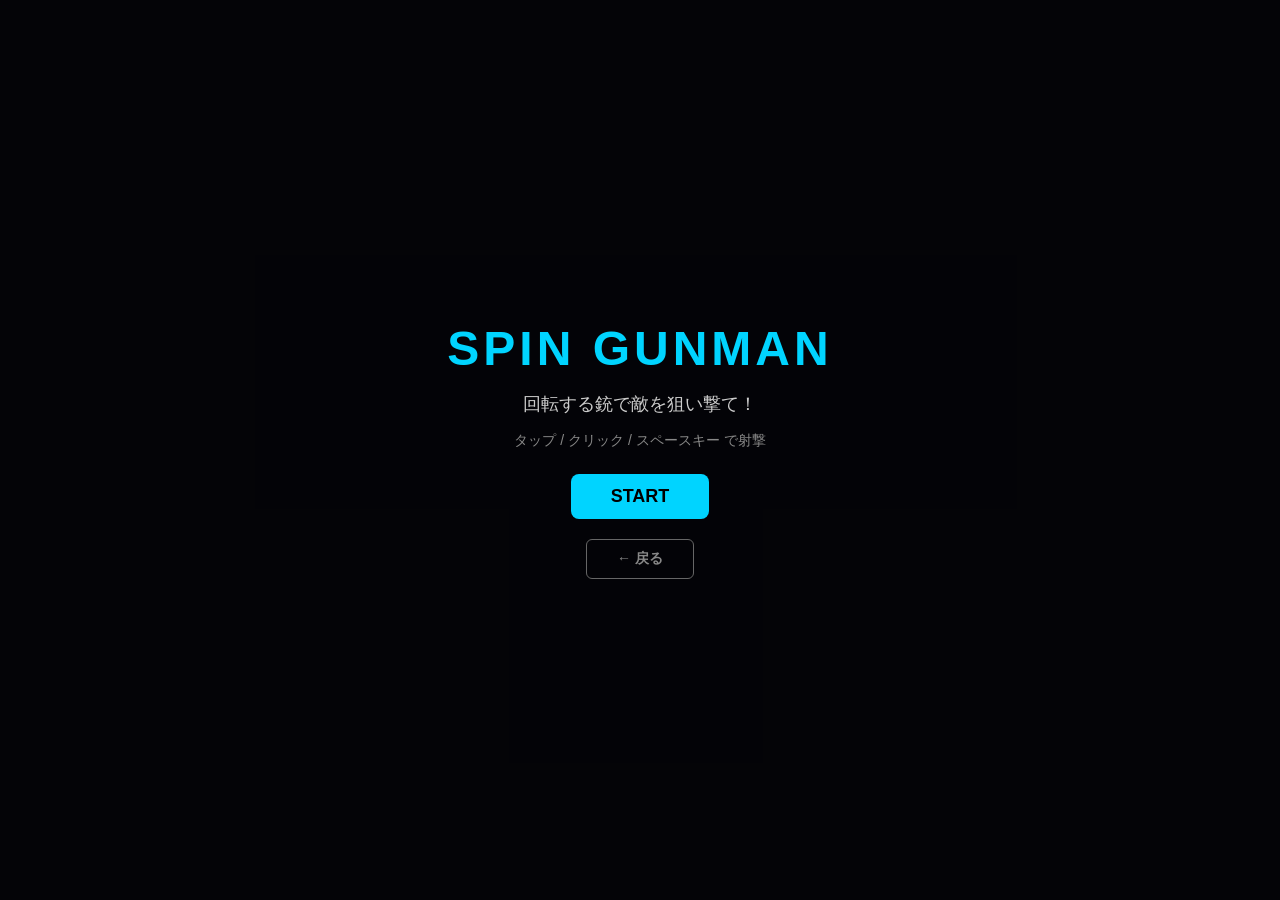
<file: spin-gunman.html>
<!DOCTYPE html>
<html lang="ja">
<head>
<meta charset="UTF-8">
<meta name="viewport" content="width=device-width, initial-scale=1.0, user-scalable=no">
<title>スピン・ガンマン</title>
<style>
  * { margin: 0; padding: 0; box-sizing: border-box; }
  html, body { height: 100%; overflow: hidden; touch-action: none; }
  body {
    background: #1a1a2e;
    display: flex;
    justify-content: center;
    align-items: center;
    height: 100dvh;
    font-family: 'Segoe UI', sans-serif;
    color: white;
  }
  canvas { display: block; }
  .overlay {
    position: fixed;
    inset: 0;
    background: rgba(0,0,0,0.85);
    display: flex;
    flex-direction: column;
    justify-content: center;
    align-items: center;
    gap: 16px;
    z-index: 10;
  }
  .overlay.hidden { display: none; }
  .overlay h1 { font-size: 48px; color: #00d4ff; letter-spacing: 4px; }
  .overlay h2 { font-size: 36px; color: #ff4444; }
  .overlay p { color: #ccc; font-size: 18px; }
  .overlay .score-display { font-size: 24px; color: #00d4ff; font-weight: bold; }
  .overlay button {
    margin-top: 8px;
    padding: 12px 40px;
    font-size: 18px;
    background: #00d4ff;
    color: #000;
    border: none;
    border-radius: 8px;
    cursor: pointer;
    font-weight: bold;
  }
  .overlay button:hover { background: #00aacc; }
  .btn-back {
    margin-top: 4px;
    padding: 10px 30px;
    font-size: 14px;
    background: transparent;
    color: #888;
    border: 1px solid #666;
    border-radius: 6px;
    cursor: pointer;
    font-weight: bold;
    text-decoration: none;
  }
  .btn-back:hover { background: #333; color: #fff; }
</style>
</head>
<body>

<canvas id="game"></canvas>

<div id="start-overlay" class="overlay">
  <h1>SPIN GUNMAN</h1>
  <p>回転する銃で敵を狙い撃て！</p>
  <p style="font-size:14px; color:#888;">タップ / クリック / スペースキー で射撃</p>
  <button id="btn-start">START</button>
  <a class="btn-back" href="index.html">← 戻る</a>
</div>

<div id="gameover-overlay" class="overlay hidden">
  <h2>GAME OVER</h2>
  <p id="final-score" class="score-display"></p>
  <p id="final-stage" style="color:#888;"></p>
  <button id="btn-retry">RETRY</button>
  <a class="btn-back" href="index.html">← 戻る</a>
</div>

<script>
const canvas = document.getElementById('game');
const ctx = canvas.getContext('2d');

// --- Canvas sizing ---
function resize() {
  canvas.width = window.innerWidth;
  canvas.height = window.innerHeight;
}
window.addEventListener('resize', resize);
resize();

// --- Constants ---
const TWO_PI = Math.PI * 2;
const BULLET_SPEED = 1000; // px/s
const SHOOT_COOLDOWN = 0.25; // seconds between shots
const ENTITY_RADIUS = 18;
const BULLET_RADIUS = 5;
const GUN_LENGTH = 32;
const GUN_WIDTH = 8;

// --- Difficulty table (Lv.0 ~ Lv.12) ---
function getDifficulty(level) {
  const l = Math.min(level, 12);
  return {
    enemies: 2 + Math.floor(l * 0.45),         // 2 ~ 7
    bombs: 1 + Math.floor(l * 0.5),            // 1 ~ 7
    rotSpeed: 1.5 + l * 0.12,                  // 1.5 ~ 2.94 rad/s
    minGap: Math.max(0.18, 0.55 - l * 0.03),   // 0.55 ~ 0.19 rad
  };
}

// --- Game State ---
let state = 'start'; // start | playing | dying | gameover
let gunAngle = 0;
let rotSpeed = 1.5;
let bullets = [];
let enemies = [];
let bombs = [];
let particles = [];
let score = 0;
let combo = 0;
let comboTotalAngle = 0; // total gun rotation since last kill
let stageGrace = false;
let stageGraceAngle = 0;
let hasShotThisStage = false;
let stage = 1;
let level = 0;
let lastTime = null;
let dyingTimer = 0;
let dyingBomb = null;
let shootCooldown = 0;
let animId;
let cx, cy, ringRadius;

// --- Stage generation ---
function generateStage() {
  const diff = getDifficulty(level);
  rotSpeed = diff.rotSpeed;
  cx = canvas.width / 2;
  cy = canvas.height / 2;
  const isMobile = Math.min(canvas.width, canvas.height) < 768;
  ringRadius = Math.min(cx, cy) * (isMobile ? 0.65 : 0.45);

  const totalSlots = diff.enemies + diff.bombs;
  const angles = [];

  // Place entities with minimum gap
  for (let i = 0; i < totalSlots; i++) {
    let attempts = 0;
    let angle;
    do {
      angle = Math.random() * TWO_PI;
      attempts++;
    } while (attempts < 200 && angles.some(a => angleDist(a, angle) < diff.minGap));
    angles.push(angle);
  }

  // Shuffle and assign
  const shuffled = angles.slice().sort(() => Math.random() - 0.5);

  enemies = [];
  for (let i = 0; i < diff.enemies; i++) {
    const a = shuffled[i];
    const r = ringRadius * (0.9 + Math.random() * 0.2);
    enemies.push({
      x: cx + Math.cos(a) * r,
      y: cy + Math.sin(a) * r,
      angle: a,
      alive: true,
      hitTime: 0,
    });
  }

  bombs = [];
  for (let i = diff.enemies; i < totalSlots; i++) {
    const a = shuffled[i];
    const r = ringRadius * (0.9 + Math.random() * 0.2);
    bombs.push({
      x: cx + Math.cos(a) * r,
      y: cy + Math.sin(a) * r,
      angle: a,
      exploded: false,
    });
  }

  bullets = [];
  hasShotThisStage = false;
}

function angleDist(a, b) {
  let d = Math.abs(a - b) % TWO_PI;
  return d > Math.PI ? TWO_PI - d : d;
}

// --- Start / Restart ---
function startGame() {
  score = 0;
  combo = 0;
  comboTotalAngle = 0;
  stage = 1;
  level = 0;
  gunAngle = -Math.PI / 2;
  particles = [];
  stageGrace = false;
  shootCooldown = 0;
  state = 'playing';
  generateStage();
  document.getElementById('start-overlay').classList.add('hidden');
  document.getElementById('gameover-overlay').classList.add('hidden');
  lastTime = null;
  cancelAnimationFrame(animId);
  animId = requestAnimationFrame(loop);
}

function nextStage() {
  stage++;
  if ((stage - 1) % 3 === 0 && level < 12) {
    level++;
  }
  stageGrace = true;
  stageGraceAngle = 0;
  generateStage();
}

// --- Shoot ---
function shoot() {
  if (state !== 'playing') return;
  if (shootCooldown > 0) return;
  shootCooldown = SHOOT_COOLDOWN;
  const dx = Math.cos(gunAngle);
  const dy = Math.sin(gunAngle);
  bullets.push({
    x: cx + dx * GUN_LENGTH,
    y: cy + dy * GUN_LENGTH,
    dx: dx * BULLET_SPEED,
    dy: dy * BULLET_SPEED,
  });

  if (!hasShotThisStage) {
    hasShotThisStage = true;
    if (!stageGrace) {
      comboTotalAngle = 0;
    }
    // If grace period, keep combo but reset angle tracking
    stageGrace = false;
    comboTotalAngle = 0;
  }
}

// --- Collision ---
function checkCollisions() {
  for (let bi = bullets.length - 1; bi >= 0; bi--) {
    const b = bullets[bi];
    let hit = false;

    // Check enemies
    for (const e of enemies) {
      if (!e.alive) continue;
      const dx = b.x - e.x;
      const dy = b.y - e.y;
      if (dx * dx + dy * dy < (ENTITY_RADIUS + BULLET_RADIUS) ** 2) {
        e.alive = false;
        e.hitTime = performance.now();
        hit = true;

        // Score & combo
        if (comboTotalAngle < TWO_PI || combo === 0) {
          combo++;
        } else {
          combo = 1;
        }
        comboTotalAngle = 0;

        const comboBonus = Math.max(0, (combo - 1)) * 50;
        score += 100 + comboBonus;

        // Particles
        spawnParticles(e.x, e.y, '#ff4444', 8);

        // Check stage clear
        if (enemies.every(en => !en.alive)) {
          setTimeout(nextStage, 300);
        }
        break;
      }
    }

    if (hit) {
      bullets.splice(bi, 1);
      continue;
    }

    // Check bombs
    for (const bm of bombs) {
      if (bm.exploded) continue;
      const dx = b.x - bm.x;
      const dy = b.y - bm.y;
      if (dx * dx + dy * dy < (ENTITY_RADIUS + BULLET_RADIUS) ** 2) {
        bm.exploded = true;
        hit = true;
        dyingBomb = bm;
        dyingTimer = 0;
        state = 'dying';
        spawnParticles(bm.x, bm.y, '#ff8800', 16);
        break;
      }
    }

    if (hit) {
      bullets.splice(bi, 1);
    }
  }
}

// --- Particles ---
function spawnParticles(x, y, color, count) {
  for (let i = 0; i < count; i++) {
    const angle = Math.random() * TWO_PI;
    const speed = 80 + Math.random() * 160;
    particles.push({
      x, y,
      dx: Math.cos(angle) * speed,
      dy: Math.sin(angle) * speed,
      life: 0.5 + Math.random() * 0.3,
      maxLife: 0.5 + Math.random() * 0.3,
      color,
      radius: 2 + Math.random() * 3,
    });
  }
}

// --- Update ---
function update(dt) {
  // Shoot cooldown
  if (shootCooldown > 0) shootCooldown -= dt;

  if (state === 'playing') {
    const prevAngle = gunAngle;
    gunAngle = (gunAngle + rotSpeed * dt) % TWO_PI;
    const rotated = rotSpeed * dt;
    comboTotalAngle += rotated;

    // Combo expires after 1 full rotation without a kill
    if (combo > 0 && !stageGrace && comboTotalAngle >= TWO_PI) {
      combo = 0;
    }

    // Stage grace tracking
    if (stageGrace) {
      stageGraceAngle += rotated;
      if (stageGraceAngle >= TWO_PI) {
        // Grace expired without shooting - reset combo
        combo = 0;
        stageGrace = false;
      }
    }
  }

  if (state === 'dying') {
    dyingTimer += dt;
    if (dyingTimer >= 1.5) {
      state = 'gameover';
      showGameOver();
    }
  }

  // Update bullets
  for (let i = bullets.length - 1; i >= 0; i--) {
    const b = bullets[i];
    b.x += b.dx * dt;
    b.y += b.dy * dt;
    if (b.x < -50 || b.x > canvas.width + 50 || b.y < -50 || b.y > canvas.height + 50) {
      bullets.splice(i, 1);
    }
  }

  // Update particles
  for (let i = particles.length - 1; i >= 0; i--) {
    const p = particles[i];
    p.x += p.dx * dt;
    p.y += p.dy * dt;
    p.life -= dt;
    if (p.life <= 0) {
      particles.splice(i, 1);
    }
  }

  if (state === 'playing') {
    checkCollisions();
  }
}

// --- Draw ---
function draw() {
  ctx.clearRect(0, 0, canvas.width, canvas.height);
  ctx.fillStyle = '#1a1a2e';
  ctx.fillRect(0, 0, canvas.width, canvas.height);

  // Ring guide (subtle)
  ctx.beginPath();
  ctx.arc(cx, cy, ringRadius, 0, TWO_PI);
  ctx.strokeStyle = 'rgba(255,255,255,0.05)';
  ctx.lineWidth = 1;
  ctx.stroke();

  // Bombs
  for (const bm of bombs) {
    if (bm.exploded) {
      // Explosion flash
      const t = dyingTimer / 1.5;
      const alpha = Math.max(0, 1 - t);
      ctx.beginPath();
      ctx.arc(bm.x, bm.y, ENTITY_RADIUS * (1 + t * 3), 0, TWO_PI);
      ctx.fillStyle = `rgba(255, 136, 0, ${alpha * 0.6})`;
      ctx.fill();
      continue;
    }
    // Bomb body
    ctx.beginPath();
    ctx.arc(bm.x, bm.y, ENTITY_RADIUS, 0, TWO_PI);
    ctx.fillStyle = '#555';
    ctx.fill();
    ctx.strokeStyle = '#888';
    ctx.lineWidth = 2;
    ctx.stroke();
    // Fuse
    ctx.beginPath();
    ctx.moveTo(bm.x, bm.y - ENTITY_RADIUS);
    ctx.lineTo(bm.x + 6, bm.y - ENTITY_RADIUS - 10);
    ctx.strokeStyle = '#cc8833';
    ctx.lineWidth = 2;
    ctx.stroke();
    // Spark
    ctx.beginPath();
    ctx.arc(bm.x + 6, bm.y - ENTITY_RADIUS - 10, 3, 0, TWO_PI);
    ctx.fillStyle = '#ffcc00';
    ctx.fill();
    // Label
    ctx.fillStyle = '#ff4444';
    ctx.font = 'bold 16px sans-serif';
    ctx.textAlign = 'center';
    ctx.textBaseline = 'middle';
    ctx.fillText('💣', bm.x, bm.y + 1);
  }

  // Enemies
  for (const e of enemies) {
    if (!e.alive) {
      // Hit flash
      const elapsed = (performance.now() - e.hitTime) / 1000;
      if (elapsed < 0.3) {
        const alpha = 1 - elapsed / 0.3;
        ctx.beginPath();
        ctx.arc(e.x, e.y, ENTITY_RADIUS * (1 + elapsed * 2), 0, TWO_PI);
        ctx.fillStyle = `rgba(255, 68, 68, ${alpha * 0.5})`;
        ctx.fill();
      }
      continue;
    }
    // Target circle
    ctx.beginPath();
    ctx.arc(e.x, e.y, ENTITY_RADIUS, 0, TWO_PI);
    ctx.fillStyle = '#cc2233';
    ctx.fill();
    ctx.strokeStyle = '#ff4466';
    ctx.lineWidth = 2;
    ctx.stroke();
    // Inner circle
    ctx.beginPath();
    ctx.arc(e.x, e.y, ENTITY_RADIUS * 0.5, 0, TWO_PI);
    ctx.fillStyle = '#ff6677';
    ctx.fill();
    // Crosshair lines
    ctx.strokeStyle = '#ff8899';
    ctx.lineWidth = 1;
    ctx.beginPath();
    ctx.moveTo(e.x - ENTITY_RADIUS, e.y);
    ctx.lineTo(e.x + ENTITY_RADIUS, e.y);
    ctx.moveTo(e.x, e.y - ENTITY_RADIUS);
    ctx.lineTo(e.x, e.y + ENTITY_RADIUS);
    ctx.stroke();
  }

  // Bullets
  for (const b of bullets) {
    ctx.beginPath();
    ctx.arc(b.x, b.y, BULLET_RADIUS, 0, TWO_PI);
    ctx.fillStyle = '#ffdd44';
    ctx.fill();
    ctx.shadowColor = '#ffdd44';
    ctx.shadowBlur = 8;
    ctx.fill();
    ctx.shadowBlur = 0;
  }

  // Laser guide
  if (state === 'playing' || state === 'dying') {
    const laserLen = Math.max(canvas.width, canvas.height);
    const lx = cx + Math.cos(gunAngle) * GUN_LENGTH;
    const ly = cy + Math.sin(gunAngle) * GUN_LENGTH;
    const ex = cx + Math.cos(gunAngle) * laserLen;
    const ey = cy + Math.sin(gunAngle) * laserLen;

    const grad = ctx.createLinearGradient(lx, ly, ex, ey);
    grad.addColorStop(0, 'rgba(255, 50, 50, 0.6)');
    grad.addColorStop(0.3, 'rgba(255, 50, 50, 0.2)');
    grad.addColorStop(1, 'rgba(255, 50, 50, 0)');

    ctx.beginPath();
    ctx.moveTo(lx, ly);
    ctx.lineTo(ex, ey);
    ctx.strokeStyle = grad;
    ctx.lineWidth = 2;
    ctx.stroke();
  }

  // Gun (center)
  if (state === 'playing' || state === 'dying') {
    // Gun body
    ctx.save();
    ctx.translate(cx, cy);
    ctx.rotate(gunAngle);

    // Barrel
    ctx.fillStyle = '#ddd';
    ctx.fillRect(0, -GUN_WIDTH / 2, GUN_LENGTH, GUN_WIDTH);
    ctx.strokeStyle = '#999';
    ctx.lineWidth = 1;
    ctx.strokeRect(0, -GUN_WIDTH / 2, GUN_LENGTH, GUN_WIDTH);

    // Muzzle
    ctx.fillStyle = '#aaa';
    ctx.fillRect(GUN_LENGTH - 4, -GUN_WIDTH / 2 - 2, 6, GUN_WIDTH + 4);

    ctx.restore();

    // Center hub
    ctx.beginPath();
    ctx.arc(cx, cy, 12, 0, TWO_PI);
    ctx.fillStyle = '#16213e';
    ctx.fill();
    ctx.strokeStyle = '#00d4ff';
    ctx.lineWidth = 2;
    ctx.stroke();
  }

  // Particles
  for (const p of particles) {
    const alpha = p.life / p.maxLife;
    ctx.globalAlpha = alpha;
    ctx.beginPath();
    ctx.arc(p.x, p.y, p.radius, 0, TWO_PI);
    ctx.fillStyle = p.color;
    ctx.fill();
  }
  ctx.globalAlpha = 1;

  // HUD
  if (state === 'playing' || state === 'dying') {
    drawHUD();
  }
}

function drawHUD() {
  const pad = 16;
  ctx.textAlign = 'left';
  ctx.textBaseline = 'top';

  // Score
  ctx.font = 'bold 20px sans-serif';
  ctx.fillStyle = '#00d4ff';
  ctx.fillText(`SCORE: ${score}`, pad, pad);

  // Stage & Level
  ctx.font = '16px sans-serif';
  ctx.fillStyle = '#888';
  ctx.fillText(`STAGE ${stage}  Lv.${level}`, pad, pad + 28);

  // Combo
  if (combo > 1) {
    ctx.textAlign = 'center';
    ctx.font = 'bold 28px sans-serif';
    const pulse = 1 + Math.sin(performance.now() / 150) * 0.1;
    ctx.save();
    ctx.translate(cx, cy - ringRadius - 40);
    ctx.scale(pulse, pulse);
    ctx.fillStyle = '#ffcc00';
    ctx.fillText(`COMBO x${combo}`, 0, 0);
    ctx.restore();
  }

  // Remaining enemies
  const remaining = enemies.filter(e => e.alive).length;
  ctx.textAlign = 'right';
  ctx.textBaseline = 'top';
  ctx.font = '16px sans-serif';
  ctx.fillStyle = '#ff6677';
  ctx.fillText(`残り: ${remaining}`, canvas.width - pad, pad);
}

function showGameOver() {
  document.getElementById('final-score').textContent = `スコア: ${score}`;
  document.getElementById('final-stage').textContent = `ステージ ${stage} / レベル ${level}`;
  document.getElementById('gameover-overlay').classList.remove('hidden');
}

// --- Game Loop ---
function loop(timestamp) {
  if (!lastTime) lastTime = timestamp;
  let dt = (timestamp - lastTime) / 1000;
  lastTime = timestamp;

  // Cap dt to prevent large jumps
  if (dt > 0.1) dt = 0.1;

  // Recalc center on each frame for responsiveness
  cx = canvas.width / 2;
  cy = canvas.height / 2;

  update(dt);
  draw();

  if (state !== 'gameover' && state !== 'start') {
    animId = requestAnimationFrame(loop);
  }
}

// --- Input ---
function handleShoot(e) {
  if (e) e.preventDefault();
  if (state === 'playing') {
    shoot();
  }
}

canvas.addEventListener('click', handleShoot);
canvas.addEventListener('touchstart', e => {
  e.preventDefault();
  handleShoot();
}, { passive: false });

document.addEventListener('keydown', e => {
  if (e.key === ' ' || e.key === 'Spacebar') {
    e.preventDefault();
    handleShoot();
  }
});

// --- Overlay buttons ---
document.getElementById('btn-start').addEventListener('click', startGame);
document.getElementById('btn-retry').addEventListener('click', startGame);

// Prevent double-tap zoom on mobile
document.addEventListener('touchstart', e => {
  if (e.touches.length > 1) e.preventDefault();
}, { passive: false });

// Initial draw
cx = canvas.width / 2;
cy = canvas.height / 2;
ringRadius = Math.min(cx, cy) * (Math.min(canvas.width, canvas.height) < 768 ? 0.65 : 0.45);
</script>
</body>
</html>
</file>
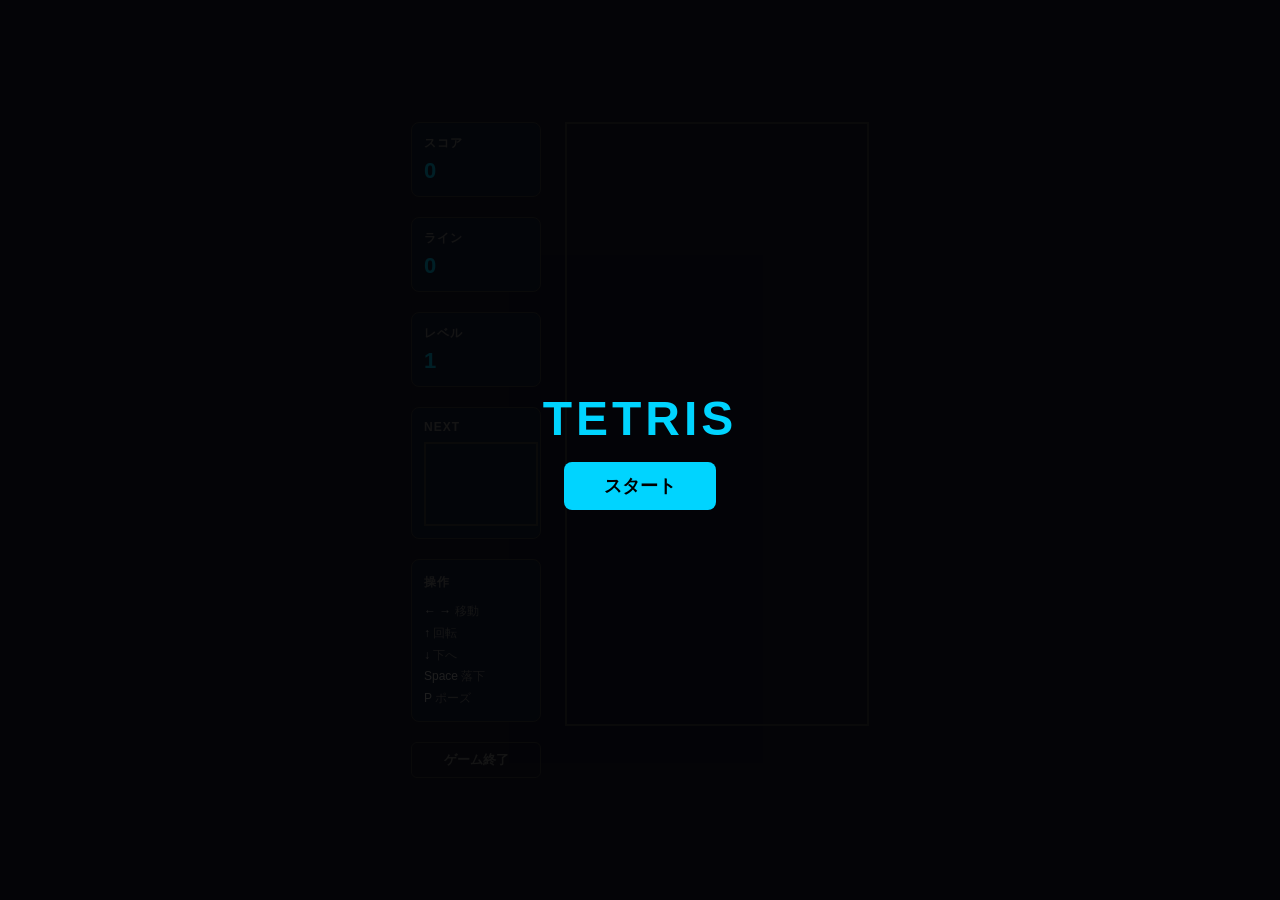
<file: tetris.html>
<!DOCTYPE html>
<html lang="ja">
<head>
<meta charset="UTF-8">
<meta name="viewport" content="width=device-width, initial-scale=1.0">
<title>テトリス</title>
<style>
  * { margin: 0; padding: 0; box-sizing: border-box; }
  html, body { height: 100%; overflow: hidden; }
  body {
    background: #1a1a2e;
    display: flex;
    flex-direction: column;
    justify-content: center;
    align-items: center;
    height: 100dvh;
    font-family: 'Segoe UI', sans-serif;
    color: white;
    padding: 8px;
  }
  .container {
    display: flex;
    gap: 24px;
    align-items: flex-start;
  }
  canvas {
    border: 2px solid #444;
    display: block;
  }
  .panel {
    width: 130px;
    display: flex;
    flex-direction: column;
    gap: 20px;
  }
  .panel-box {
    background: #16213e;
    border: 1px solid #444;
    border-radius: 8px;
    padding: 12px;
  }
  .panel-box h3 {
    font-size: 12px;
    color: #888;
    text-transform: uppercase;
    letter-spacing: 1px;
    margin-bottom: 6px;
  }
  .panel-box .value {
    font-size: 22px;
    font-weight: bold;
    color: #00d4ff;
  }
  #next-canvas {
    display: block;
    margin-top: 8px;
  }
  .controls {
    font-size: 12px;
    color: #888;
    line-height: 1.8;
  }
  .controls span {
    color: #ccc;
  }
  #board-wrap {
    position: relative;
    display: inline-block;
  }
  .ov-btn {
    display: none;
  }
  .btn-quit {
    padding: 8px 16px;
    font-size: 13px;
    background: transparent;
    color: #888;
    border: 1px solid #444;
    border-radius: 6px;
    cursor: pointer;
    font-weight: bold;
    transition: background 0.15s, color 0.15s;
  }
  .btn-quit:hover {
    background: #ff4444;
    color: #fff;
    border-color: #ff4444;
  }
  .btn-back {
    margin-top: 4px;
    padding: 10px 30px;
    font-size: 14px;
    background: transparent;
    color: #888;
    border: 1px solid #666;
    border-radius: 6px;
    cursor: pointer;
    font-weight: bold;
  }
  .btn-back:hover {
    background: #333;
    color: #fff;
  }
  .mobile-hint { display: none; }
  #overlay {
    position: fixed;
    inset: 0;
    background: rgba(0,0,0,0.75);
    display: flex;
    flex-direction: column;
    justify-content: center;
    align-items: center;
    gap: 16px;
    z-index: 10;
  }
  #overlay h2 { font-size: 36px; color: #ff4444; }
  #overlay p  { color: #ccc; }
  #overlay button {
    margin-top: 8px;
    padding: 10px 30px;
    font-size: 16px;
    background: #00d4ff;
    color: #000;
    border: none;
    border-radius: 6px;
    cursor: pointer;
    font-weight: bold;
  }
  #overlay button:hover { background: #00aacc; }
  #start-overlay {
    position: fixed;
    inset: 0;
    background: rgba(0,0,0,0.85);
    display: flex;
    flex-direction: column;
    justify-content: center;
    align-items: center;
    gap: 16px;
    z-index: 10;
  }
  #start-overlay h1 { font-size: 48px; color: #00d4ff; letter-spacing: 4px; }
  #start-overlay button {
    padding: 12px 40px;
    font-size: 18px;
    background: #00d4ff;
    color: #000;
    border: none;
    border-radius: 8px;
    cursor: pointer;
    font-weight: bold;
  }
  #start-overlay button:hover { background: #00aacc; }

  @media (max-width: 560px) {
    .container {
      flex-direction: row;
      align-items: flex-start;
      gap: 8px;
    }
    .panel {
      order: 1;
      width: 70px;
      flex-shrink: 0;
      flex-direction: column;
      gap: 6px;
      max-height: calc(100dvh - 20px);
      overflow-y: auto;
    }
    #board-wrap {
      order: 2;
    }
    .panel-box {
      padding: 4px 6px;
      min-width: auto;
    }
    .panel-box h3 {
      font-size: 9px;
      margin-bottom: 2px;
    }
    .panel-box .value {
      font-size: 14px;
    }
    .desktop-hint { display: none; }
    .mobile-hint  { display: block; font-size: 9px; line-height: 1.4; }
    .btn-quit { padding: 4px 8px; font-size: 10px; }
    #next-canvas {
      width: 58px;
      height: 36px;
    }
    .ov-btn {
      display: block;
      position: absolute;
      background: rgba(0, 0, 0, 0.55);
      color: rgba(255, 255, 255, 0.95);
      border: 1px solid rgba(255, 255, 255, 0.3);
      border-radius: 8px;
      font-size: 14px;
      font-weight: bold;
      padding: 8px 12px;
      z-index: 5;
      touch-action: manipulation;
      user-select: none;
      -webkit-user-select: none;
      text-shadow: 0 1px 3px rgba(0, 0, 0, 0.8);
      backdrop-filter: blur(2px);
    }
    .ov-btn:active {
      background: rgba(0, 0, 0, 0.7);
    }
    #btn-rotate { top: 8px; left: 8px; }
    #btn-hard   { top: 8px; right: 8px; }
    #btn-left   { bottom: 8px; left: 8px; }
    #btn-down   { bottom: 8px; left: 50%; transform: translateX(-50%); }
    #btn-right  { bottom: 8px; right: 8px; }
  }
</style>
</head>
<body>

<div class="container">
  <div class="panel">
    <div class="panel-box">
      <h3>スコア</h3>
      <div class="value" id="score">0</div>
    </div>
    <div class="panel-box">
      <h3>ライン</h3>
      <div class="value" id="lines">0</div>
    </div>
    <div class="panel-box">
      <h3>レベル</h3>
      <div class="value" id="level">1</div>
    </div>
    <div class="panel-box">
      <h3>NEXT</h3>
      <canvas id="next-canvas" width="110" height="80"></canvas>
    </div>
    <div class="panel-box desktop-hint controls">
      <h3 style="margin-bottom:8px">操作</h3>
      <div><span>← →</span> 移動</div>
      <div><span>↑</span> 回転</div>
      <div><span>↓</span> 下へ</div>
      <div><span>Space</span> 落下</div>
      <div><span>P</span> ポーズ</div>
    </div>
    <div class="panel-box mobile-hint controls">
      <h3 style="margin-bottom:8px">操作</h3>
      <div><span>タップ</span> 回転</div>
      <div><span>←→ 払い</span> 移動</div>
      <div><span>↓ ゆっくり</span> 下へ</div>
      <div><span>↓ 素早く</span> 落下</div>
    </div>
    <button class="btn-quit" onclick="location.href='index.html'">ゲーム終了</button>
  </div>
  <div id="board-wrap">
    <canvas id="board"></canvas>
    <button class="ov-btn" id="btn-rotate">↑回転</button>
    <button class="ov-btn" id="btn-hard">HARD</button>
    <button class="ov-btn" id="btn-left">←</button>
    <button class="ov-btn" id="btn-down">↓</button>
    <button class="ov-btn" id="btn-right">→</button>
  </div>
</div>

<div id="start-overlay">
  <h1>TETRIS</h1>
  <button onclick="startGame()">スタート</button>
</div>

<div id="overlay" style="display:none">
  <h2>GAME OVER</h2>
  <p id="final-score"></p>
  <button onclick="startGame()">もう一度</button>
  <button class="btn-back" onclick="location.href='index.html'">ゲーム一覧に戻る</button>
</div>

<script>
const COLS = 10, ROWS = 20;
const isMobile = window.innerWidth <= 560;
const sizeByW = isMobile
  ? Math.floor((window.innerWidth - 94) / COLS)
  : Math.floor((window.innerWidth - 20) / COLS);
const sizeByH = Math.floor((window.innerHeight - 40) / ROWS);
const SIZE = Math.max(Math.min(sizeByW, sizeByH, 30), 18);

const canvas = document.getElementById('board');
canvas.width  = SIZE * COLS;
canvas.height = SIZE * ROWS;
const ctx = canvas.getContext('2d');

const nextCanvas = document.getElementById('next-canvas');
const nctx = nextCanvas.getContext('2d');

const COLORS = {
  I: '#00d4ff', O: '#ffd700', T: '#aa00ff',
  S: '#00e676', Z: '#ff1744', J: '#2979ff', L: '#ff6d00'
};

const SHAPES = {
  I: [[1,1,1,1]],
  O: [[1,1],[1,1]],
  T: [[0,1,0],[1,1,1]],
  S: [[0,1,1],[1,1,0]],
  Z: [[1,1,0],[0,1,1]],
  J: [[1,0,0],[1,1,1]],
  L: [[0,0,1],[1,1,1]],
};

let board, current, next, score, lines, level, gameOver, paused, lastTime, fallAcc, animId;

function newBoard() {
  return Array.from({length: ROWS}, () => Array(COLS).fill(null));
}

// 7-bagランダマイザー
let bag = [];
function refillBag() {
  bag = Object.keys(SHAPES);
  for (let i = bag.length - 1; i > 0; i--) {
    const j = Math.floor(Math.random() * (i + 1));
    [bag[i], bag[j]] = [bag[j], bag[i]];
  }
}
function randomPiece() {
  if (bag.length === 0) refillBag();
  const key = bag.pop();
  return {
    shape: SHAPES[key].map(r => [...r]),
    color: COLORS[key],
    x: Math.floor(COLS / 2) - Math.floor(SHAPES[key][0].length / 2),
    y: 0
  };
}

function rotate(shape) {
  return shape[0].map((_, i) => shape.map(r => r[i]).reverse());
}

function valid(piece, dx=0, dy=0, shape=null) {
  const s = shape || piece.shape;
  for (let r = 0; r < s.length; r++) {
    for (let c = 0; c < s[r].length; c++) {
      if (!s[r][c]) continue;
      const nx = piece.x + c + dx;
      const ny = piece.y + r + dy;
      if (nx < 0 || nx >= COLS || ny >= ROWS) return false;
      if (ny >= 0 && board[ny][nx]) return false;
    }
  }
  return true;
}

function lock() {
  current.shape.forEach((row, r) => {
    row.forEach((cell, c) => {
      if (cell) {
        const y = current.y + r;
        if (y < 0) { gameOver = true; return; }
        board[y][current.x + c] = current.color;
      }
    });
  });
  clearLines();
  current = next;
  next = randomPiece();
  if (!valid(current)) gameOver = true;
}

function clearLines() {
  const full = [];
  for (let r = 0; r < ROWS; r++) {
    if (board[r].every(c => c !== null)) full.push(r);
  }
  if (!full.length) return;

  const pts = [0, 100, 300, 500, 800];
  score += pts[full.length] * level;
  lines += full.length;
  level = Math.floor(lines / 10) + 1;

  for (let i = full.length - 1; i >= 0; i--) {
    board.splice(full[i], 1);
  }
  while (board.length < ROWS) board.unshift(Array(COLS).fill(null));
  updateHUD();
}

function updateHUD() {
  document.getElementById('score').textContent = score;
  document.getElementById('lines').textContent = lines;
  document.getElementById('level').textContent = level;
}

function fallSpeed() {
  return Math.max(80, 500 - (level - 1) * 45);
}

function ghostY() {
  let gy = current.y;
  while (valid(current, 0, gy - current.y + 1)) gy++;
  return gy;
}

function drawBlock(context, x, y, color, size=SIZE, alpha=1) {
  context.globalAlpha = alpha;
  context.fillStyle = color;
  context.fillRect(x * size, y * size, size - 1, size - 1);
  context.fillStyle = 'rgba(255,255,255,0.2)';
  context.fillRect(x * size, y * size, size - 1, 4);
  context.fillRect(x * size, y * size, 4, size - 1);
  context.globalAlpha = 1;
}

function draw() {
  ctx.fillStyle = '#0f0f1a';
  ctx.fillRect(0, 0, canvas.width, canvas.height);

  ctx.strokeStyle = 'rgba(255,255,255,0.05)';
  ctx.lineWidth = 1;
  for (let r = 0; r < ROWS; r++) {
    for (let c = 0; c < COLS; c++) {
      ctx.strokeRect(c * SIZE, r * SIZE, SIZE, SIZE);
    }
  }

  for (let r = 0; r < ROWS; r++) {
    for (let c = 0; c < COLS; c++) {
      if (board[r][c]) drawBlock(ctx, c, r, board[r][c]);
    }
  }

  const gy = ghostY();
  if (gy !== current.y) {
    current.shape.forEach((row, r) => {
      row.forEach((cell, c) => {
        if (cell) {
          ctx.globalAlpha = 0.25;
          ctx.fillStyle = current.color;
          ctx.fillRect((current.x + c) * SIZE, (gy + r) * SIZE, SIZE - 1, SIZE - 1);
          ctx.globalAlpha = 1;
        }
      });
    });
  }

  current.shape.forEach((row, r) => {
    row.forEach((cell, c) => {
      if (cell) drawBlock(ctx, current.x + c, current.y + r, current.color);
    });
  });

  nctx.fillStyle = '#16213e';
  nctx.fillRect(0, 0, nextCanvas.width, nextCanvas.height);
  const ns = 22;
  const ox = Math.floor((nextCanvas.width - next.shape[0].length * ns) / 2);
  const oy = Math.floor((nextCanvas.height - next.shape.length * ns) / 2);
  next.shape.forEach((row, r) => {
    row.forEach((cell, c) => {
      if (cell) {
        nctx.fillStyle = next.color;
        nctx.fillRect(ox + c * ns, oy + r * ns, ns - 1, ns - 1);
        nctx.fillStyle = 'rgba(255,255,255,0.2)';
        nctx.fillRect(ox + c * ns, oy + r * ns, ns - 1, 3);
        nctx.fillRect(ox + c * ns, oy + r * ns, 3, ns - 1);
      }
    });
  });
}

function loop(timestamp) {
  if (!lastTime) lastTime = timestamp;
  const dt = timestamp - lastTime;
  lastTime = timestamp;

  if (!paused && !gameOver) {
    fallAcc += dt;
    if (fallAcc >= fallSpeed()) {
      fallAcc = 0;
      if (valid(current, 0, 1)) current.y++;
      else lock();
    }
  }

  draw();

  if (gameOver) {
    document.getElementById('final-score').textContent = `スコア: ${score}　ライン: ${lines}`;
    document.getElementById('overlay').style.display = 'flex';
    return;
  }

  animId = requestAnimationFrame(loop);
}

function startGame() {
  document.getElementById('overlay').style.display = 'none';
  document.getElementById('start-overlay').style.display = 'none';
  board = newBoard();
  bag = [];
  current = randomPiece();
  next = randomPiece();
  score = 0; lines = 0; level = 1;
  gameOver = false; paused = false;
  fallAcc = 0; lastTime = null;
  updateHUD();
  cancelAnimationFrame(animId);
  animId = requestAnimationFrame(loop);
}

// キーボード操作
document.addEventListener('keydown', e => {
  if (gameOver) return;
  switch(e.key) {
    case 'ArrowLeft':  e.preventDefault(); if (valid(current, -1)) current.x--; break;
    case 'ArrowRight': e.preventDefault(); if (valid(current,  1)) current.x++; break;
    case 'ArrowDown':  e.preventDefault();
      if (valid(current, 0, 1)) { current.y++; fallAcc = 0; }
      else lock();
      break;
    case 'ArrowUp':
      e.preventDefault();
      const rot = rotate(current.shape);
      if (valid(current, 0, 0, rot)) current.shape = rot;
      break;
    case ' ':
      e.preventDefault();
      while (valid(current, 0, 1)) current.y++;
      lock();
      break;
    case 'p': case 'P':
      paused = !paused;
      if (!paused) { lastTime = null; animId = requestAnimationFrame(loop); }
      break;
  }
});

// タッチジェスチャー操作
(function setupGestures() {
  let startX, startY, startTime, lastX, dragAccum;

  canvas.addEventListener('touchstart', e => {
    e.preventDefault();
    const t = e.touches[0];
    startX = lastX = t.clientX;
    startY = t.clientY;
    startTime = Date.now();
    dragAccum = 0;
  }, {passive: false});

  canvas.addEventListener('touchmove', e => {
    e.preventDefault();
    if (!current || gameOver || paused) return;
    const t = e.touches[0];
    dragAccum += t.clientX - lastX;
    lastX = t.clientX;
    while (dragAccum >= SIZE)  { if (valid(current,  1)) current.x++; dragAccum -= SIZE; }
    while (dragAccum <= -SIZE) { if (valid(current, -1)) current.x--; dragAccum += SIZE; }
  }, {passive: false});

  canvas.addEventListener('touchend', e => {
    e.preventDefault();
    if (!current || gameOver || paused) return;
    const t = e.changedTouches[0];
    const dx = t.clientX - startX;
    const dy = t.clientY - startY;
    const dt = Date.now() - startTime;
    const absDx = Math.abs(dx);
    const absDy = Math.abs(dy);

    if (absDx < 10 && absDy < 10) {
      // タップ → 回転
      const rot = rotate(current.shape);
      if (valid(current, 0, 0, rot)) current.shape = rot;
    } else if (absDy > absDx && dy > 30) {
      // 下スワイプ
      if (absDy / dt >= 0.5) {
        // 素早い → ハードドロップ
        while (valid(current, 0, 1)) current.y++;
        lock();
      } else {
        // ゆっくり → ソフトドロップ1段
        if (valid(current, 0, 1)) { current.y++; fallAcc = 0; }
        else lock();
      }
    }
  }, {passive: false});
})();

// オーバーレイボタン操作
(function setupOverlayButtons() {
  const ids = ['btn-rotate','btn-hard','btn-left','btn-down','btn-right'];
  const actions = {
    'btn-rotate': () => {
      const rot = rotate(current.shape);
      if (valid(current, 0, 0, rot)) current.shape = rot;
    },
    'btn-hard': () => {
      while (valid(current, 0, 1)) current.y++;
      lock();
    },
    'btn-left': () => { if (valid(current, -1)) current.x--; },
    'btn-down': () => {
      if (valid(current, 0, 1)) { current.y++; fallAcc = 0; }
      else lock();
    },
    'btn-right': () => { if (valid(current, 1)) current.x++; },
  };
  ids.forEach(id => {
    const btn = document.getElementById(id);
    if (!btn) return;
    btn.addEventListener('touchstart', e => {
      e.preventDefault();
      e.stopPropagation();
      if (!current || gameOver || paused) return;
      actions[id]();
    }, {passive: false});
    btn.addEventListener('mousedown', e => {
      e.preventDefault();
      e.stopPropagation();
      if (!current || gameOver || paused) return;
      actions[id]();
    });
  });
})();
</script>
</body>
</html>
</file>
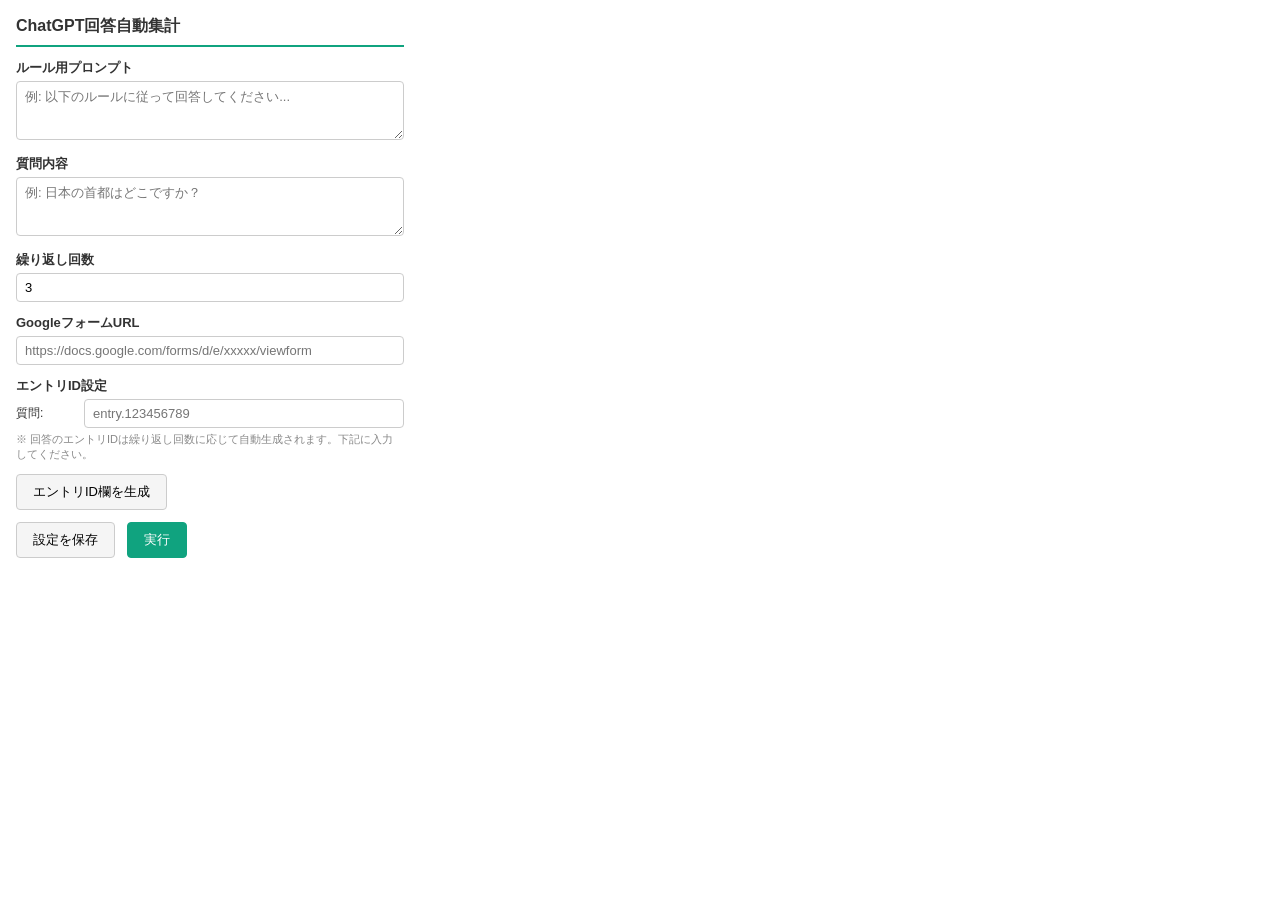
<file: chatgpt-response-aggregator/popup.html>
<!DOCTYPE html>
<html lang="ja">
<head>
  <meta charset="UTF-8">
  <link rel="stylesheet" href="popup.css">
  <title>ChatGPT回答集計</title>
</head>
<body>
  <h1>ChatGPT回答自動集計</h1>

  <div class="section">
    <label for="rulePrompt">ルール用プロンプト</label>
    <textarea id="rulePrompt" rows="3" placeholder="例: 以下のルールに従って回答してください..."></textarea>
  </div>

  <div class="section">
    <label for="question">質問内容</label>
    <textarea id="question" rows="3" placeholder="例: 日本の首都はどこですか？"></textarea>
  </div>

  <div class="section">
    <label for="repeatCount">繰り返し回数</label>
    <input type="number" id="repeatCount" min="1" max="50" value="3">
  </div>

  <div class="section">
    <label for="formUrl">GoogleフォームURL</label>
    <input type="text" id="formUrl" placeholder="https://docs.google.com/forms/d/e/xxxxx/viewform">
  </div>

  <div class="section">
    <label>エントリID設定</label>
    <div class="entry-row">
      <span class="entry-label">質問:</span>
      <input type="text" id="entryQuestion" placeholder="entry.123456789">
    </div>
    <div id="entryContainer"></div>
    <p class="hint">※ 回答のエントリIDは繰り返し回数に応じて自動生成されます。下記に入力してください。</p>
  </div>

  <div class="section">
    <button id="generateEntries">エントリID欄を生成</button>
  </div>

  <div class="section">
    <button id="saveBtn">設定を保存</button>
    <button id="runBtn" class="primary">実行</button>
  </div>

  <div id="status" class="status"></div>
  <div id="log" class="log"></div>

  <script src="popup.js"></script>
</body>
</html>
</file>
<file: chatgpt-response-aggregator/popup.css>
* {
  box-sizing: border-box;
  margin: 0;
  padding: 0;
}

body {
  width: 420px;
  font-family: "Segoe UI", "Hiragino Sans", sans-serif;
  font-size: 13px;
  padding: 16px;
  color: #333;
}

h1 {
  font-size: 16px;
  margin-bottom: 12px;
  padding-bottom: 8px;
  border-bottom: 2px solid #10a37f;
}

.section {
  margin-bottom: 12px;
}

label {
  display: block;
  font-weight: bold;
  margin-bottom: 4px;
}

textarea,
input[type="text"],
input[type="number"] {
  width: 100%;
  padding: 6px 8px;
  border: 1px solid #ccc;
  border-radius: 4px;
  font-size: 13px;
  font-family: inherit;
}

textarea:focus,
input:focus {
  outline: none;
  border-color: #10a37f;
}

.entry-row {
  display: flex;
  align-items: center;
  gap: 8px;
  margin-bottom: 4px;
}

.entry-label {
  min-width: 60px;
  font-size: 12px;
}

.entry-row input {
  flex: 1;
}

.hint {
  font-size: 11px;
  color: #888;
  margin-top: 4px;
}

button {
  padding: 8px 16px;
  border: 1px solid #ccc;
  border-radius: 4px;
  background: #f5f5f5;
  cursor: pointer;
  font-size: 13px;
  margin-right: 8px;
}

button:hover {
  background: #e8e8e8;
}

button.primary {
  background: #10a37f;
  color: #fff;
  border-color: #10a37f;
}

button.primary:hover {
  background: #0e8c6b;
}

button:disabled {
  opacity: 0.5;
  cursor: not-allowed;
}

.status {
  margin-top: 12px;
  padding: 8px;
  border-radius: 4px;
  font-size: 12px;
  display: none;
}

.status.info {
  display: block;
  background: #e8f5e9;
  color: #2e7d32;
}

.status.error {
  display: block;
  background: #ffebee;
  color: #c62828;
}

.status.running {
  display: block;
  background: #fff3e0;
  color: #e65100;
}

.log {
  margin-top: 8px;
  max-height: 150px;
  overflow-y: auto;
  font-size: 11px;
  color: #666;
}

.log p {
  margin: 2px 0;
  padding: 2px 4px;
  border-left: 2px solid #ddd;
}
</file>
